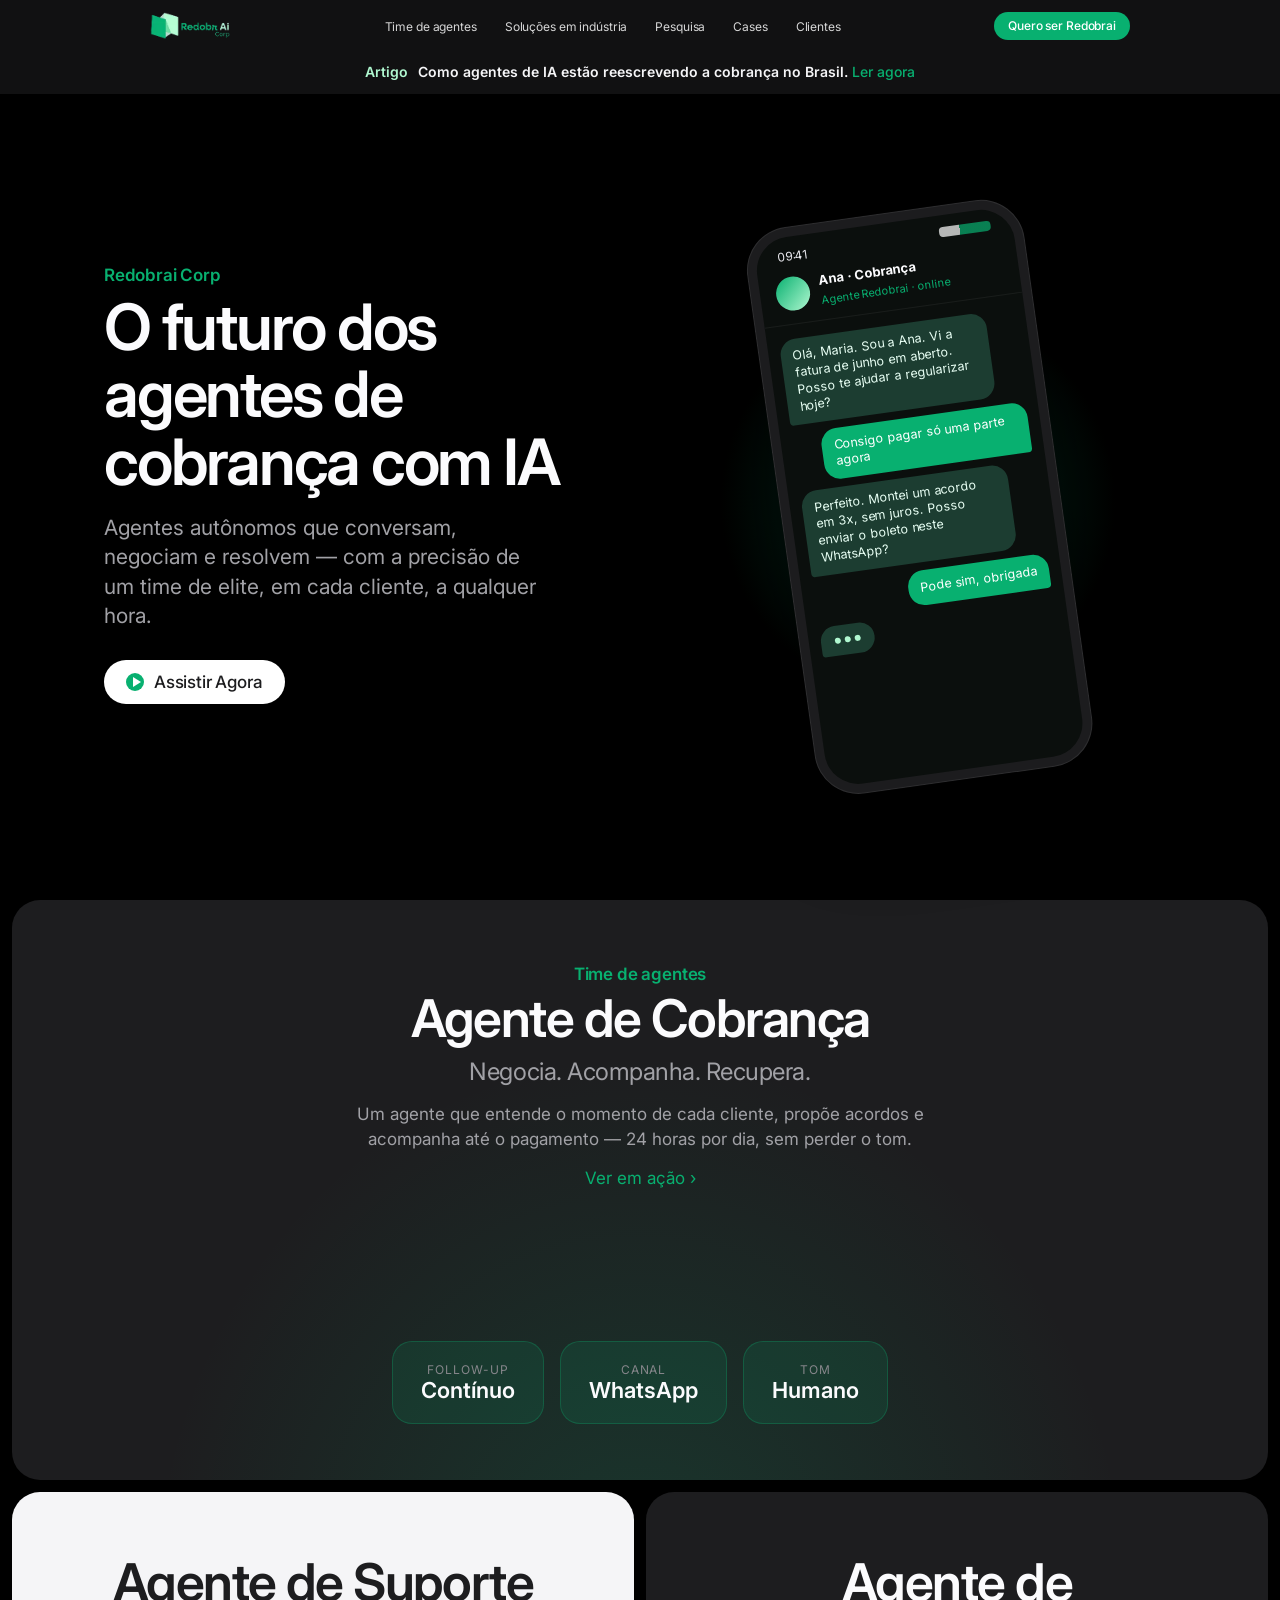
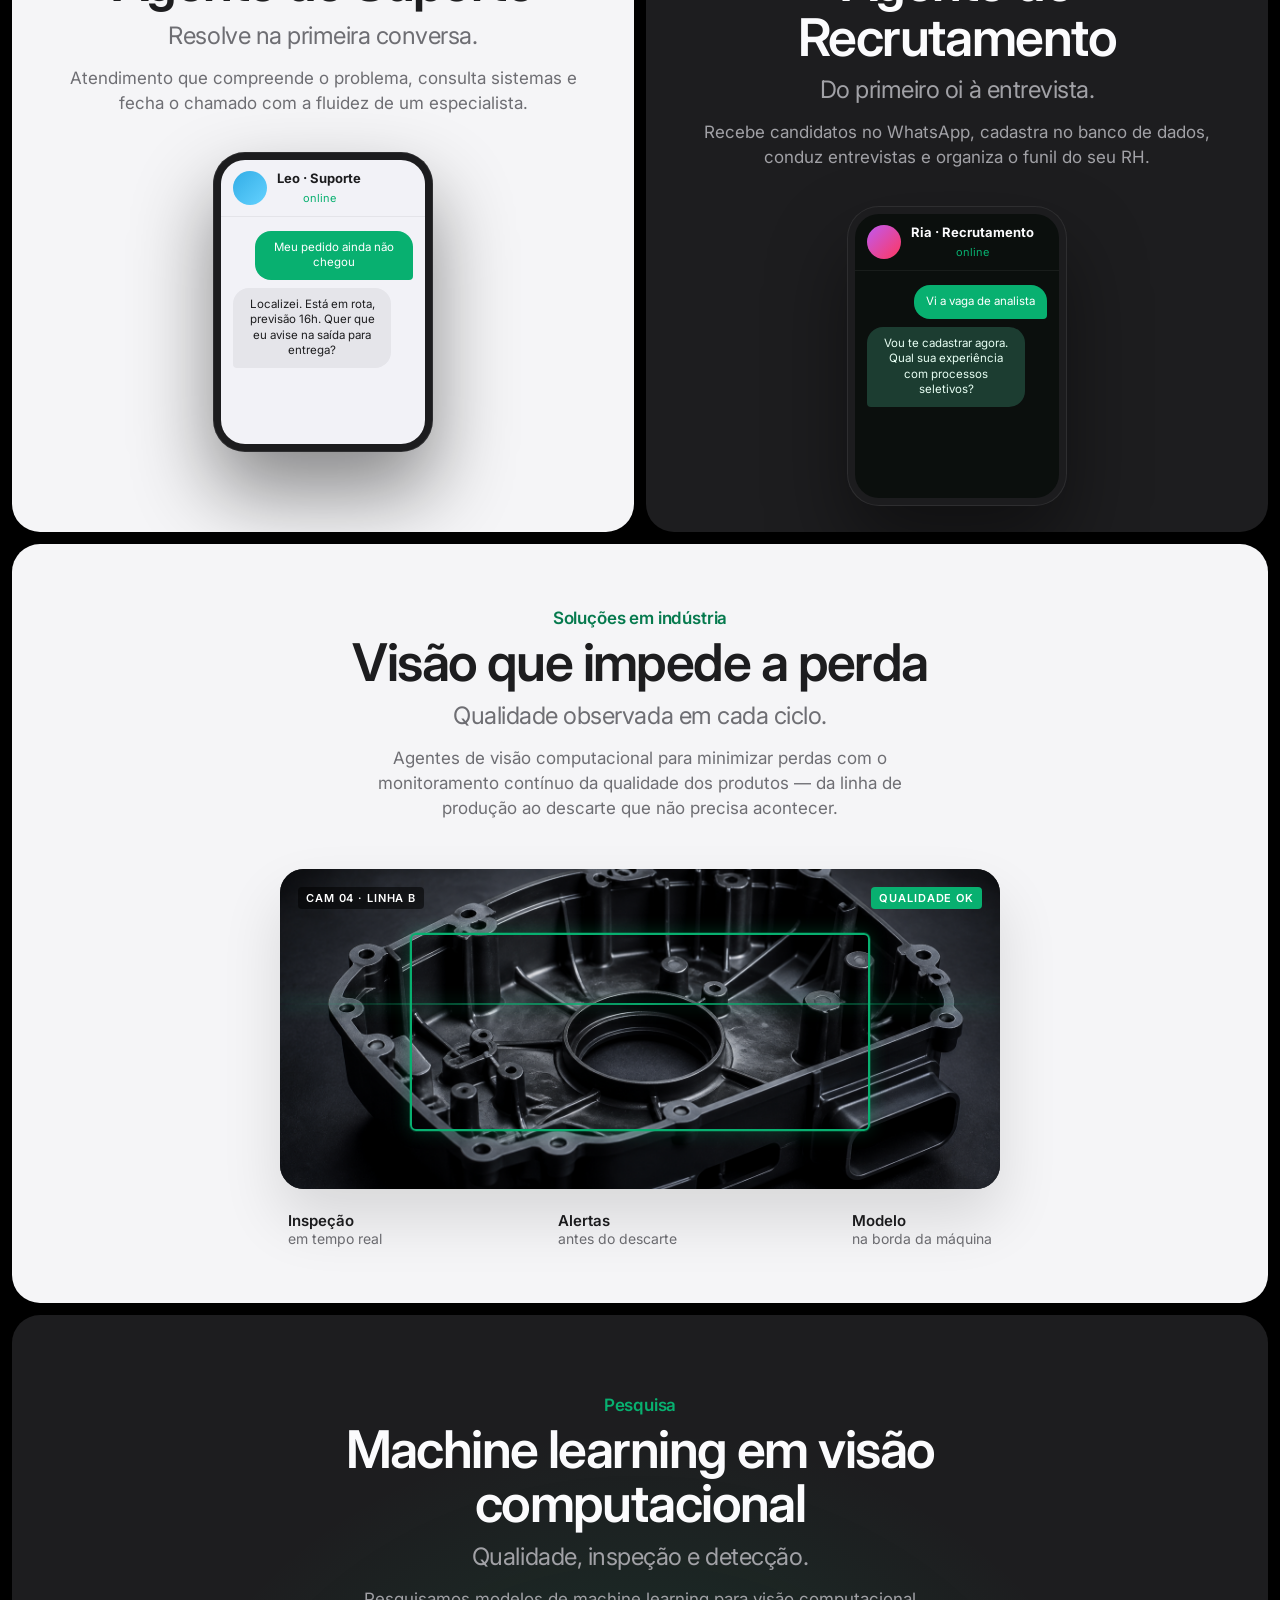
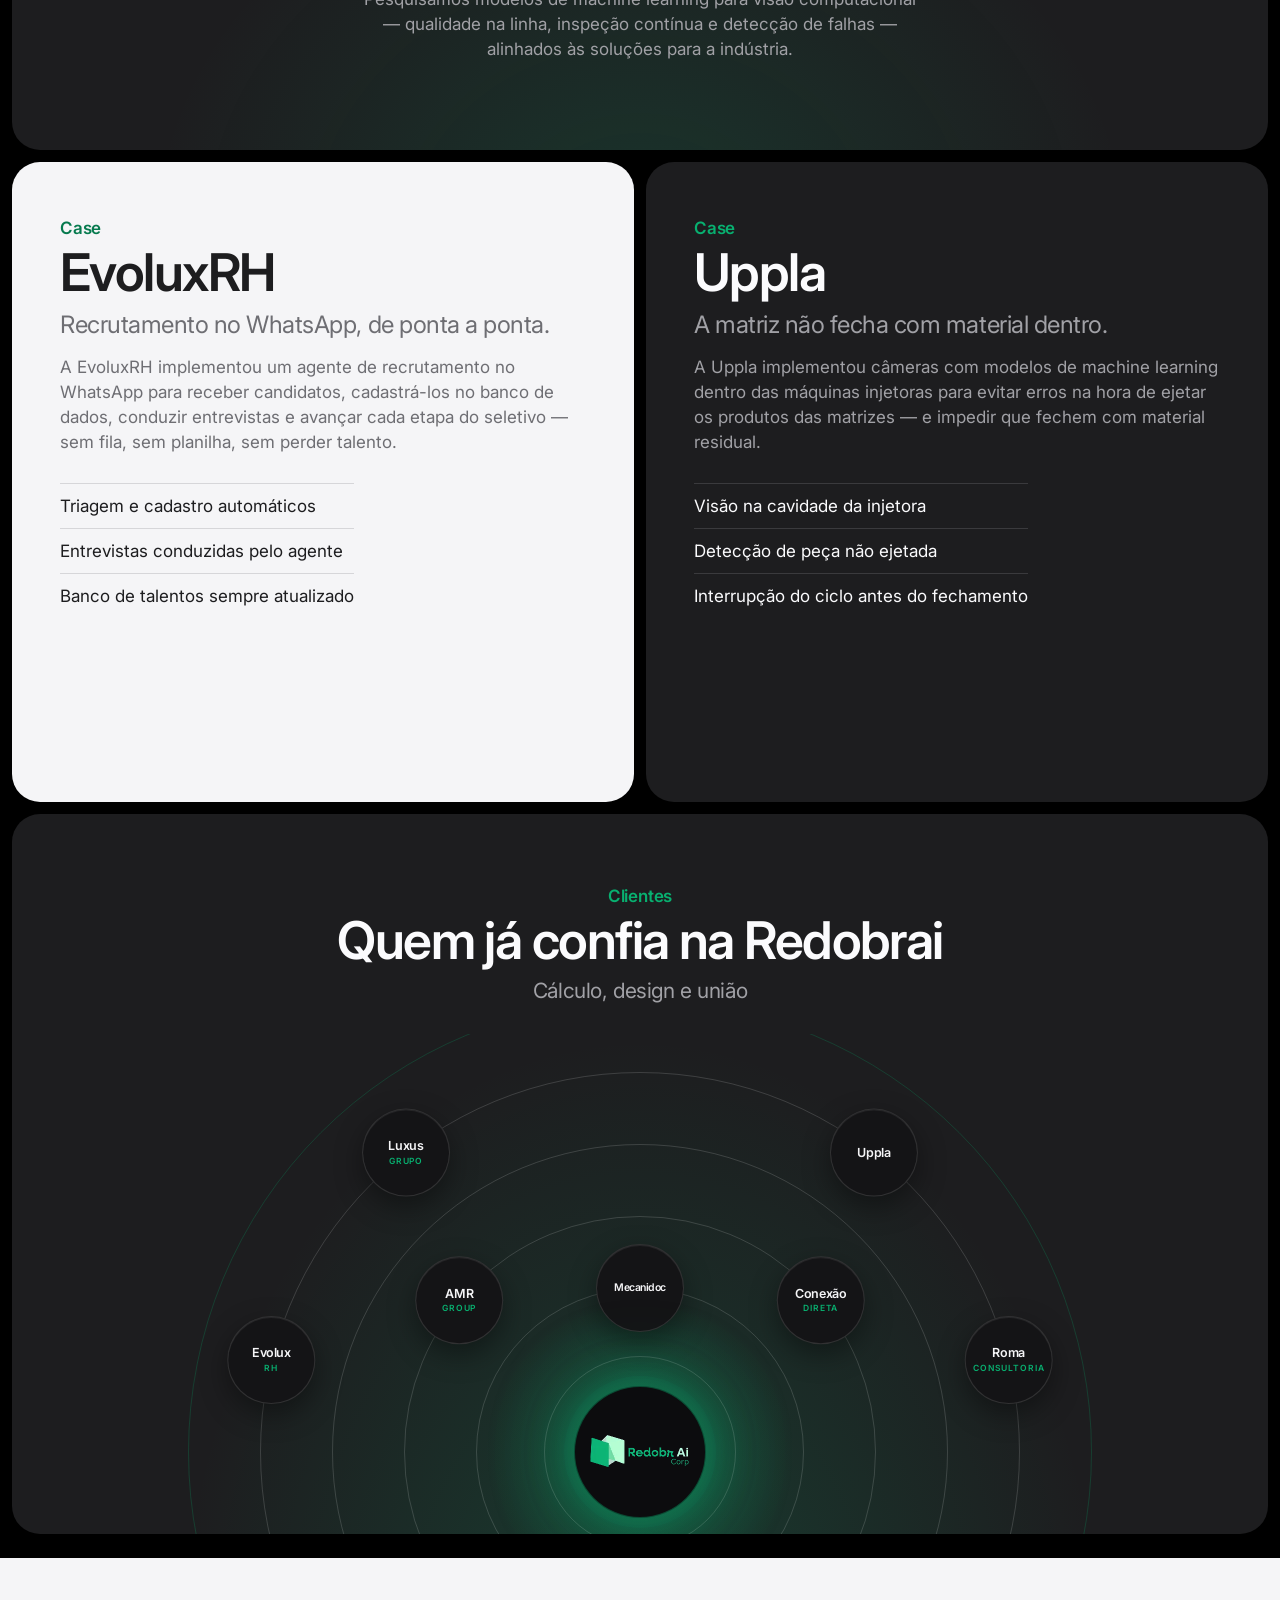
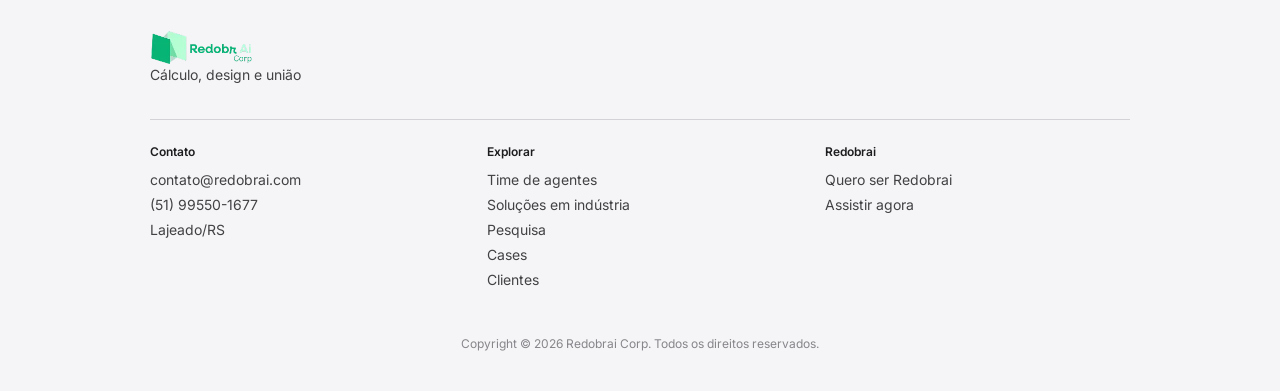
<file: index.html>
<!DOCTYPE html>
<html lang="pt-BR">
  <head>
    <meta charset="UTF-8" />
    <meta name="viewport" content="width=device-width, initial-scale=1.0" />
    <title>Redobrai — O futuro dos agentes de cobrança com IA</title>
    <meta
      name="description"
      content="Redobrai Corp. Agentes de cobrança, suporte e recrutamento com IA. Visão computacional para a indústria e pesquisa em machine learning para visão. Lajeado/RS."
    />
    <link rel="icon" type="image/png" href="assets/favicon.png" />
    <link rel="apple-touch-icon" href="assets/apple-touch-icon.png" />
    <link rel="preconnect" href="https://fonts.googleapis.com" />
    <link rel="preconnect" href="https://fonts.gstatic.com" crossorigin />
    <link
      href="https://fonts.googleapis.com/css2?family=Inter:wght@400;500;600;700&display=swap"
      rel="stylesheet"
    />
    <link rel="stylesheet" href="css/styles.css" />
    <script async src="http://72.61.58.208:32774/tracker.js" data-ackee-server="http://72.61.58.208:32774" data-ackee-domain-id="1e2f346b-49e6-4f0f-a9e6-e025ef02c0a0"></script>
  </head>
  <body>
    <a class="skip-link" href="#conteudo">Pular para o conteúdo</a>

    <header class="chrome">
      <div class="nav" id="nav">
        <div class="nav__inner">
          <a class="nav__logo" href="#topo" aria-label="Redobrai, página inicial">
            <img src="assets/logo.png" alt="Redobrai Corp" width="203" height="70" />
          </a>

          <nav class="nav__links" aria-label="Principal">
            <a href="#agentes">Time de agentes</a>
            <a href="#industria">Soluções em indústria</a>
            <a href="#pesquisa">Pesquisa</a>
            <a href="#cases">Cases</a>
            <a href="#clientes">Clientes</a>
          </nav>

          <div class="nav__actions">
            <button class="btn btn--nav" type="button" data-open-join>
              Quero ser Redobrai
            </button>
            <button
              class="nav__toggle"
              type="button"
              aria-label="Abrir menu"
              aria-expanded="false"
              aria-controls="menu-mobile"
            >
              <span></span>
              <span></span>
            </button>
          </div>
        </div>
      </div>
      <div id="promo-slot" class="promo-slot" hidden></div>
    </header>

    <div class="menu-mobile" id="menu-mobile" hidden>
      <nav aria-label="Menu mobile">
        <a href="#agentes">Time de agentes</a>
        <a href="#industria">Soluções em indústria</a>
        <a href="#pesquisa">Pesquisa</a>
        <a href="#cases">Cases</a>
        <a href="#clientes">Clientes</a>
        <button class="btn btn--primary" type="button" data-open-join>
          Quero ser Redobrai
        </button>
      </nav>
    </div>

    <main id="conteudo">
      <section class="hero" id="topo">
        <div class="hero__copy">
          <p class="eyebrow">Redobrai Corp</p>
          <h1>O futuro dos agentes de cobrança com IA</h1>
          <p class="hero__lead">
            Agentes autônomos que conversam, negociam e resolvem — com a precisão
            de um time de elite, em cada cliente, a qualquer hora.
          </p>
          <button class="btn btn--play" type="button" data-open-film>
            <span class="play-icon" aria-hidden="true"></span>
            Assistir Agora
          </button>
        </div>

        <div class="hero__stage" aria-hidden="true">
          <div class="phone phone--hero">
            <div class="phone__bezel">
              <div class="phone__screen">
                <div class="status-bar">
                  <span>09:41</span>
                  <span class="status-bar__icons"></span>
                </div>
                <div class="chat-head">
                  <span class="avatar avatar--ana"></span>
                  <div>
                    <strong>Ana · Cobrança</strong>
                    <small>Agente Redobrai · online</small>
                  </div>
                </div>
                <div class="chat">
                  <div class="bubble bubble--in">
                    Olá, Maria. Sou a Ana. Vi a fatura de junho em aberto. Posso te ajudar a regularizar hoje?
                  </div>
                  <div class="bubble bubble--out">Consigo pagar só uma parte agora</div>
                  <div class="bubble bubble--in">
                    Perfeito. Montei um acordo em 3x, sem juros. Posso enviar o boleto neste WhatsApp?
                  </div>
                  <div class="bubble bubble--out">Pode sim, obrigada</div>
                  <div class="bubble bubble--in bubble--typing">
                    <span></span><span></span><span></span>
                  </div>
                </div>
              </div>
            </div>
          </div>
          <div class="hero__glow"></div>
        </div>
      </section>

      <section class="band" id="agentes">
        <article class="tile tile--dark tile--full tile--cobranca">
          <div class="tile__copy">
            <p class="eyebrow">Time de agentes</p>
            <h2>Agente de Cobrança</h2>
            <p class="tile__sub">Negocia. Acompanha. Recupera.</p>
            <p class="tile__body">
              Um agente que entende o momento de cada cliente, propõe acordos e
              acompanha até o pagamento — 24 horas por dia, sem perder o tom.
            </p>
            <a class="text-link" href="#cases">Ver em ação</a>
          </div>
          <div class="tile__visual" aria-hidden="true">
            <div class="metric-stack">
              <div class="metric">
                <span>Follow-up</span>
                <strong>Contínuo</strong>
              </div>
              <div class="metric">
                <span>Canal</span>
                <strong>WhatsApp</strong>
              </div>
              <div class="metric">
                <span>Tom</span>
                <strong>Humano</strong>
              </div>
            </div>
          </div>
        </article>

        <div class="tile-grid">
          <article class="tile tile--light">
            <div class="tile__copy">
              <h2>Agente de Suporte</h2>
              <p class="tile__sub">Resolve na primeira conversa.</p>
              <p class="tile__body">
                Atendimento que compreende o problema, consulta sistemas e fecha
                o chamado com a fluidez de um especialista.
              </p>
            </div>
            <div class="phone phone--mini phone--light" aria-hidden="true">
              <div class="phone__bezel">
                <div class="phone__screen">
                  <div class="chat-head chat-head--sm">
                    <span class="avatar avatar--leo"></span>
                    <div>
                      <strong>Leo · Suporte</strong>
                      <small>online</small>
                    </div>
                  </div>
                  <div class="chat chat--sm">
                    <div class="bubble bubble--out">Meu pedido ainda não chegou</div>
                    <div class="bubble bubble--in">
                      Localizei. Está em rota, previsão 16h. Quer que eu avise na saída para entrega?
                    </div>
                  </div>
                </div>
              </div>
            </div>
          </article>

          <article class="tile tile--dark">
            <div class="tile__copy">
              <h2>Agente de Recrutamento</h2>
              <p class="tile__sub">Do primeiro oi à entrevista.</p>
              <p class="tile__body">
                Recebe candidatos no WhatsApp, cadastra no banco de dados,
                conduz entrevistas e organiza o funil do seu RH.
              </p>
            </div>
            <div class="phone phone--mini" aria-hidden="true">
              <div class="phone__bezel">
                <div class="phone__screen">
                  <div class="chat-head chat-head--sm">
                    <span class="avatar avatar--ria"></span>
                    <div>
                      <strong>Ria · Recrutamento</strong>
                      <small>online</small>
                    </div>
                  </div>
                  <div class="chat chat--sm">
                    <div class="bubble bubble--out">Vi a vaga de analista</div>
                    <div class="bubble bubble--in">
                      Vou te cadastrar agora. Qual sua experiência com processos seletivos?
                    </div>
                  </div>
                </div>
              </div>
            </div>
          </article>
        </div>
      </section>

      <section class="band" id="industria">
        <article class="tile tile--light tile--full tile--industria">
          <div class="tile__copy">
            <p class="eyebrow">Soluções em indústria</p>
            <h2>Visão que impede a perda</h2>
            <p class="tile__sub">Qualidade observada em cada ciclo.</p>
            <p class="tile__body">
              Agentes de visão computacional para minimizar perdas com o
              monitoramento contínuo da qualidade dos produtos — da linha de
              produção ao descarte que não precisa acontecer.
            </p>
          </div>
          <div class="hud" aria-hidden="true">
            <div class="hud__frame">
              <img
                class="hud__photo"
                src="assets/peca-injetada-inspecao.png"
                alt=""
                width="1600"
                height="1200"
              />
              <span class="hud__box hud__box--ok"></span>
              <span class="hud__box hud__box--scan"></span>
              <span class="hud__tag hud__tag--ok">QUALIDADE OK</span>
              <span class="hud__tag hud__tag--cam">CAM 04 · LINHA B</span>
            </div>
            <ul class="hud__meta">
              <li><span>Inspeção</span> em tempo real</li>
              <li><span>Alertas</span> antes do descarte</li>
              <li><span>Modelo</span> na borda da máquina</li>
            </ul>
          </div>
        </article>
      </section>

      <section class="band" id="pesquisa">
        <article class="tile tile--dark tile--full tile--pesquisa">
          <div class="tile__copy">
            <p class="eyebrow">Pesquisa</p>
            <h2>Machine learning em visão computacional</h2>
            <p class="tile__sub">Qualidade, inspeção e detecção.</p>
            <p class="tile__body">
              Pesquisamos modelos de machine learning para visão computacional —
              qualidade na linha, inspeção contínua e detecção de falhas —
              alinhados às soluções para a indústria.
            </p>
          </div>
        </article>
      </section>

      <section class="band" id="cases">
        <div class="tile-grid">
          <article class="tile tile--light tile--case">
            <p class="eyebrow">Case</p>
            <h2>EvoluxRH</h2>
            <p class="tile__sub">Recrutamento no WhatsApp, de ponta a ponta.</p>
            <p class="tile__body">
              A EvoluxRH implementou um agente de recrutamento no WhatsApp para
              receber candidatos, cadastrá-los no banco de dados, conduzir
              entrevistas e avançar cada etapa do seletivo — sem fila, sem
              planilha, sem perder talento.
            </p>
            <ul class="case-points">
              <li>Triagem e cadastro automáticos</li>
              <li>Entrevistas conduzidas pelo agente</li>
              <li>Banco de talentos sempre atualizado</li>
            </ul>
          </article>

          <article class="tile tile--dark tile--case">
            <p class="eyebrow">Case</p>
            <h2>Uppla</h2>
            <p class="tile__sub">A matriz não fecha com material dentro.</p>
            <p class="tile__body">
              A Uppla implementou câmeras com modelos de machine learning dentro
              das máquinas injetoras para evitar erros na hora de ejetar os
              produtos das matrizes — e impedir que fechem com material
              residual.
            </p>
            <ul class="case-points">
              <li>Visão na cavidade da injetora</li>
              <li>Detecção de peça não ejetada</li>
              <li>Interrupção do ciclo antes do fechamento</li>
            </ul>
          </article>
        </div>
      </section>

      <section class="band" id="clientes">
        <article class="tile tile--dark tile--clientes">
          <div class="tile__copy">
            <p class="eyebrow">Clientes</p>
            <h2>Quem já confia na Redobrai</h2>
            <p class="tile__sub">Cálculo, design e união</p>
          </div>

          <div class="clients-orbit" aria-label="Empresas que confiam na Redobrai">
            <div class="clients-orbit__glow" aria-hidden="true"></div>
            <div class="clients-orbit__arcs" aria-hidden="true">
              <span class="clients-orbit__arc" style="--r: var(--r1)"></span>
              <span class="clients-orbit__arc" style="--r: var(--r2)"></span>
              <span class="clients-orbit__arc" style="--r: var(--r3)"></span>
              <span class="clients-orbit__arc" style="--r: var(--r4)"></span>
              <span class="clients-orbit__arc" style="--r: var(--r5)"></span>
              <span class="clients-orbit__arc clients-orbit__arc--soft" style="--r: var(--r6)"></span>
            </div>

            <ul class="clients-orbit__nodes">
              <li class="clients-orbit__node" style="--a: -76deg; --r: var(--r5)">
                <span class="client-mark" aria-hidden="true">
                  <strong>Evolux</strong>
                  <small>RH</small>
                </span>
                <span class="client-mark__sr">EvoluxRH</span>
              </li>
              <li class="clients-orbit__node" style="--a: -38deg; --r: var(--r5)">
                <span class="client-mark" aria-hidden="true">
                  <strong>Luxus</strong>
                  <small>Grupo</small>
                </span>
                <span class="client-mark__sr">Grupo Luxus</span>
              </li>
              <li class="clients-orbit__node" style="--a: 38deg; --r: var(--r5)">
                <span class="client-mark" aria-hidden="true">
                  <strong>Uppla</strong>
                </span>
                <span class="client-mark__sr">Uppla</span>
              </li>
              <li class="clients-orbit__node" style="--a: 76deg; --r: var(--r5)">
                <span class="client-mark" aria-hidden="true">
                  <strong>Roma</strong>
                  <small>Consultoria</small>
                </span>
                <span class="client-mark__sr">Roma Consultoria</span>
              </li>
              <li class="clients-orbit__node" style="--a: -50deg; --r: var(--r3)">
                <span class="client-mark" aria-hidden="true">
                  <strong>AMR</strong>
                  <small>Group</small>
                </span>
                <span class="client-mark__sr">Amr Group</span>
              </li>
              <li class="clients-orbit__node" style="--a: 50deg; --r: var(--r3)">
                <span class="client-mark" aria-hidden="true">
                  <strong>Conexão</strong>
                  <small>Direta</small>
                </span>
                <span class="client-mark__sr">Conexão Direta Telecom</span>
              </li>
              <li class="clients-orbit__node" style="--a: 0deg; --r: var(--r2)">
                <span class="client-mark client-mark--long" aria-hidden="true">
                  <strong>Mecanidoc</strong>
                </span>
                <span class="client-mark__sr">Mecanidoc</span>
              </li>
            </ul>

            <div class="clients-orbit__hub">
              <img src="assets/logo.png" alt="Redobrai Corp" width="203" height="70" />
            </div>
          </div>
        </article>
      </section>
    </main>

    <footer class="footer" id="contato">
      <div class="footer__top">
        <img class="footer__logo" src="assets/logo.png" alt="Redobrai Corp" width="203" height="70" />
        <p class="footer__tag">Cálculo, design e união</p>
      </div>
      <div class="footer__grid">
        <div>
          <h3>Contato</h3>
          <a href="mailto:contato@redobrai.com">contato@redobrai.com</a>
          <a href="https://wa.me/5551995501677" rel="noopener noreferrer" target="_blank">
            (51) 99550-1677
          </a>
          <p>Lajeado/RS</p>
        </div>
        <div>
          <h3>Explorar</h3>
          <a href="#agentes">Time de agentes</a>
          <a href="#industria">Soluções em indústria</a>
          <a href="#pesquisa">Pesquisa</a>
          <a href="#cases">Cases</a>
          <a href="#clientes">Clientes</a>
        </div>
        <div>
          <h3>Redobrai</h3>
          <button type="button" data-open-join>Quero ser Redobrai</button>
          <button type="button" data-open-film>Assistir agora</button>
        </div>
      </div>
      <p class="footer__copy">Copyright © 2026 Redobrai Corp. Todos os direitos reservados.</p>
    </footer>

    <div class="overlay" id="film" hidden role="dialog" aria-modal="true" aria-labelledby="film-title">
      <div class="film">
        <button class="overlay__close" type="button" data-close aria-label="Fechar"></button>
        <div class="film__stage">
          <p class="film__kicker">Redobrai</p>
          <h2 id="film-title">O futuro dos agentes de cobrança com IA</h2>
          <p class="film__line">Uma conversa. Um acordo. Um cliente que volta a respirar.</p>
          <div class="film__phone">
            <div class="phone phone--film">
              <div class="phone__bezel">
                <div class="phone__screen">
                  <div class="chat-head">
                    <span class="avatar avatar--ana"></span>
                    <div>
                      <strong>Ana · Cobrança</strong>
                      <small>Agente Redobrai</small>
                    </div>
                  </div>
                  <div class="chat" id="film-chat"></div>
                </div>
              </div>
            </div>
          </div>
        </div>
      </div>
    </div>

    <div class="overlay" id="join" hidden role="dialog" aria-modal="true" aria-labelledby="join-title">
      <div class="join">
        <button class="overlay__close overlay__close--dark" type="button" data-close aria-label="Fechar"></button>
        <h2 id="join-title">Quero ser Redobrai</h2>
        <p>Conte como podemos trabalhar juntos. Respondemos em Lajeado/RS e para o Brasil inteiro.</p>
        <form id="join-form">
          <label>
            Nome
            <input type="text" name="nome" required autocomplete="name" />
          </label>
          <label>
            E-mail
            <input type="email" name="email" required autocomplete="email" />
          </label>
          <label>
            Empresa
            <input type="text" name="empresa" autocomplete="organization" />
          </label>
          <label>
            Interesse
            <select name="interesse" required>
              <option value="" disabled selected>Selecione</option>
              <option>Agentes de cobrança</option>
              <option>Agentes de suporte</option>
              <option>Agentes de recrutamento</option>
              <option>Visão computacional para indústria</option>
              <option>Pesquisa e parcerias</option>
              <option>Fazer parte do time</option>
            </select>
          </label>
          <label>
            Mensagem
            <textarea name="mensagem" rows="4" required></textarea>
          </label>
          <button class="btn btn--primary btn--block" type="submit">Enviar</button>
        </form>
        <p class="join__alt">
          Ou fale agora:
          <a href="mailto:contato@redobrai.com">contato@redobrai.com</a>
          ·
          <a href="https://wa.me/5551995501677" rel="noopener noreferrer" target="_blank">(51) 99550-1677</a>
        </p>
        <p class="join__success" hidden>Recebemos sua mensagem. Em breve a Redobrai retorna.</p>
      </div>
    </div>

    <script src="js/promo-config.js"></script>
    <script src="js/main.js"></script>
  </body>
</html>
</file>
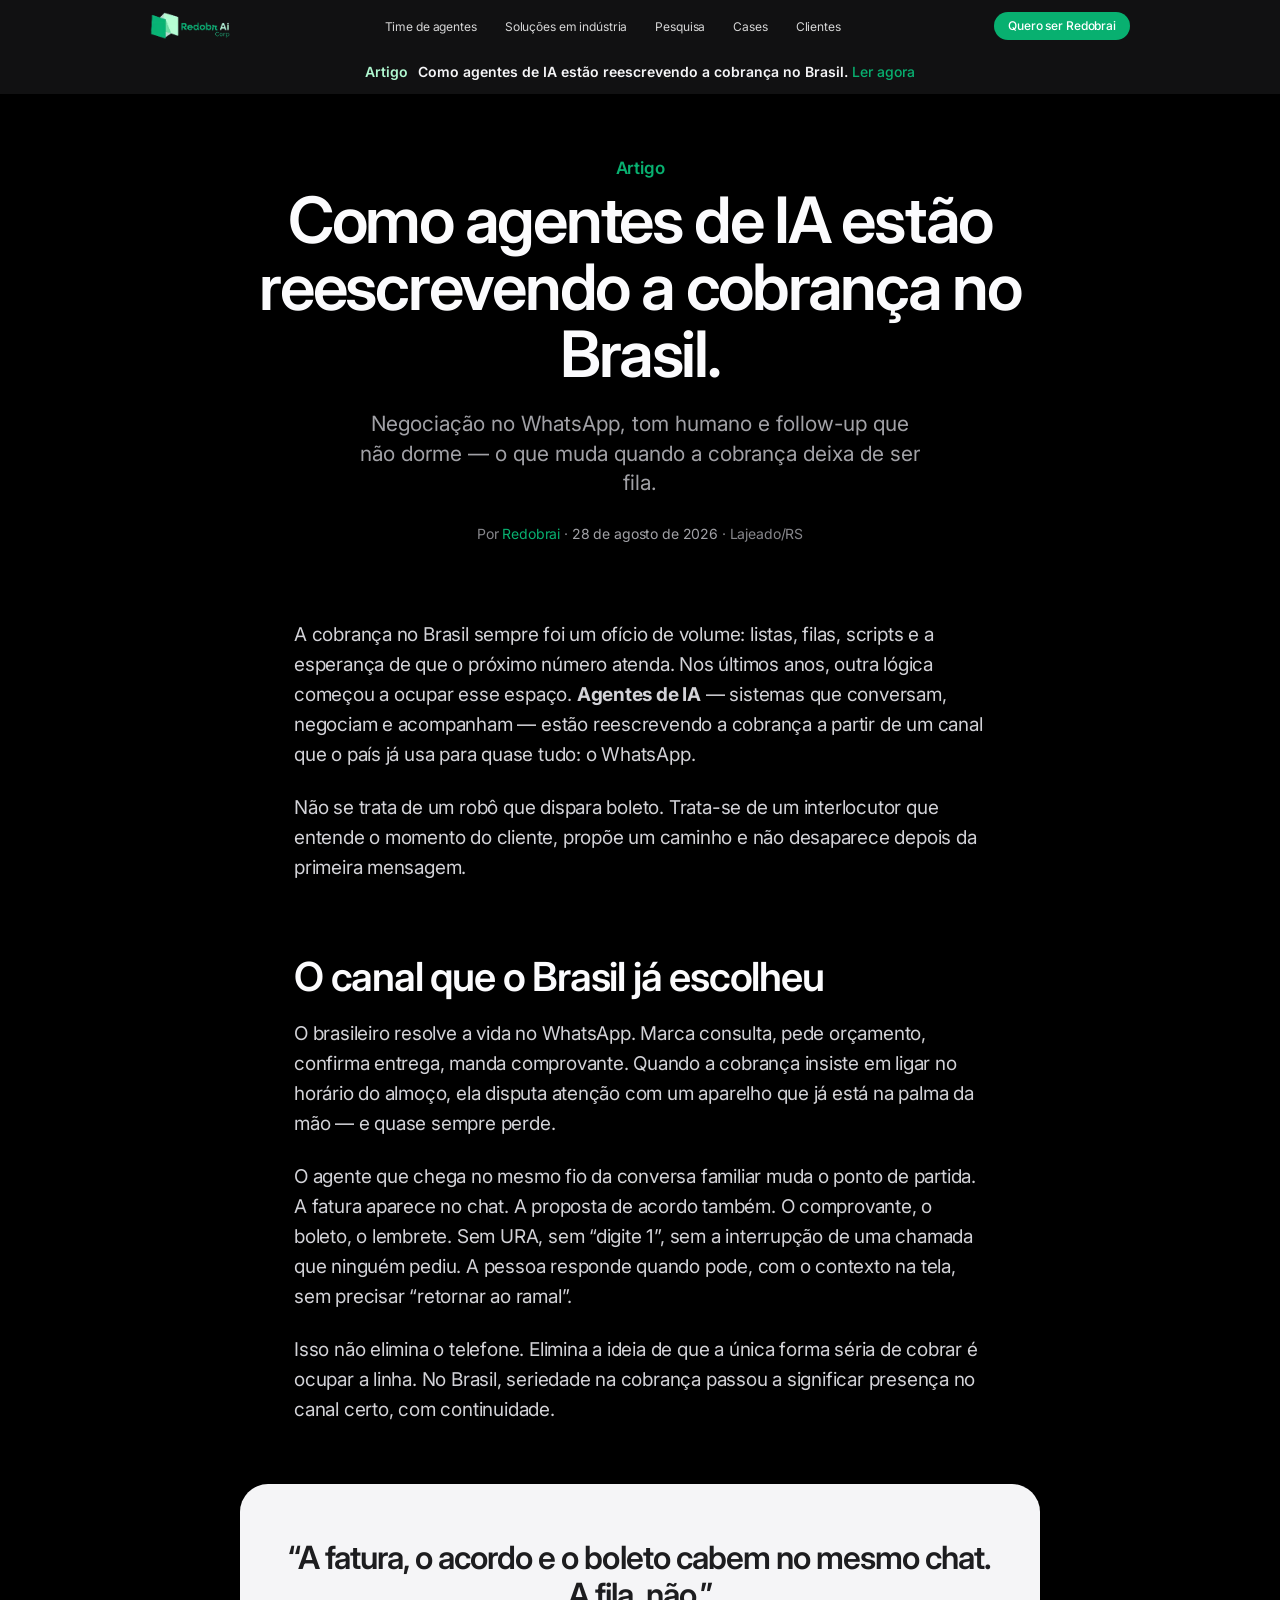
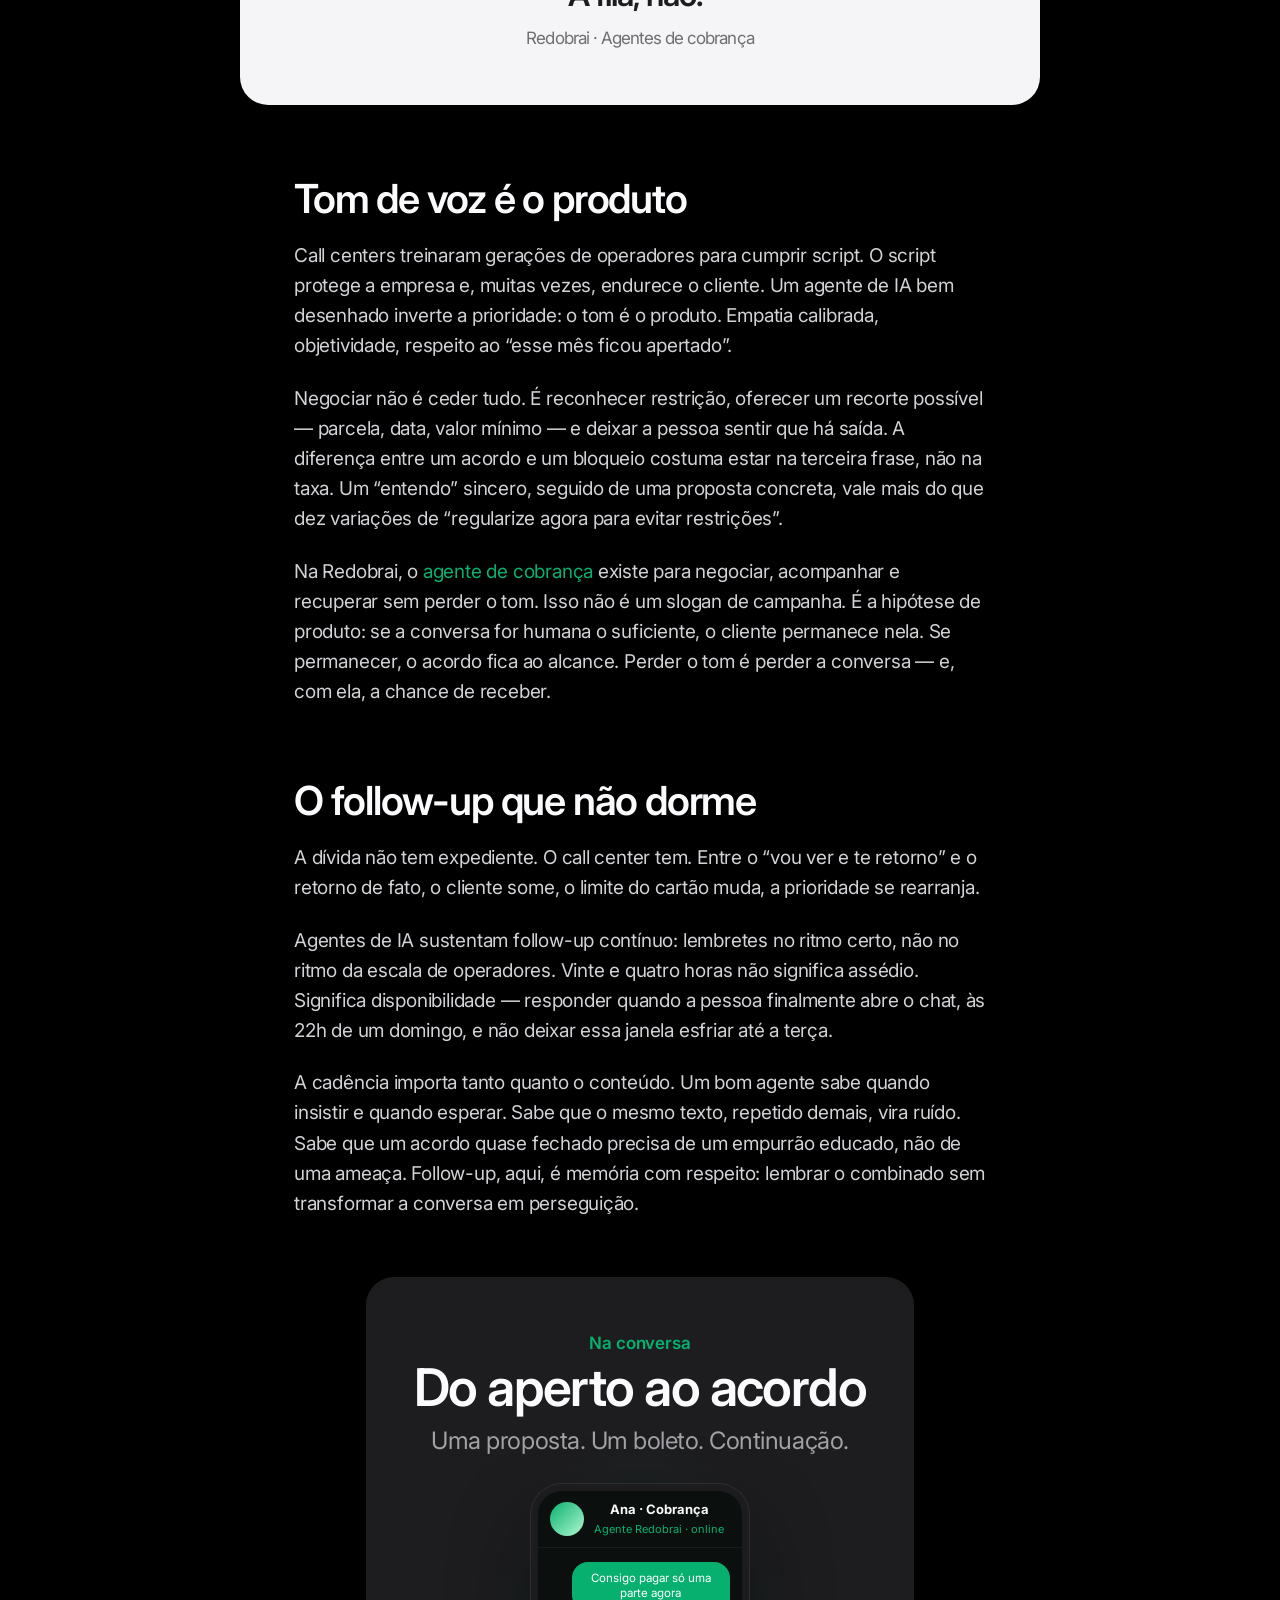
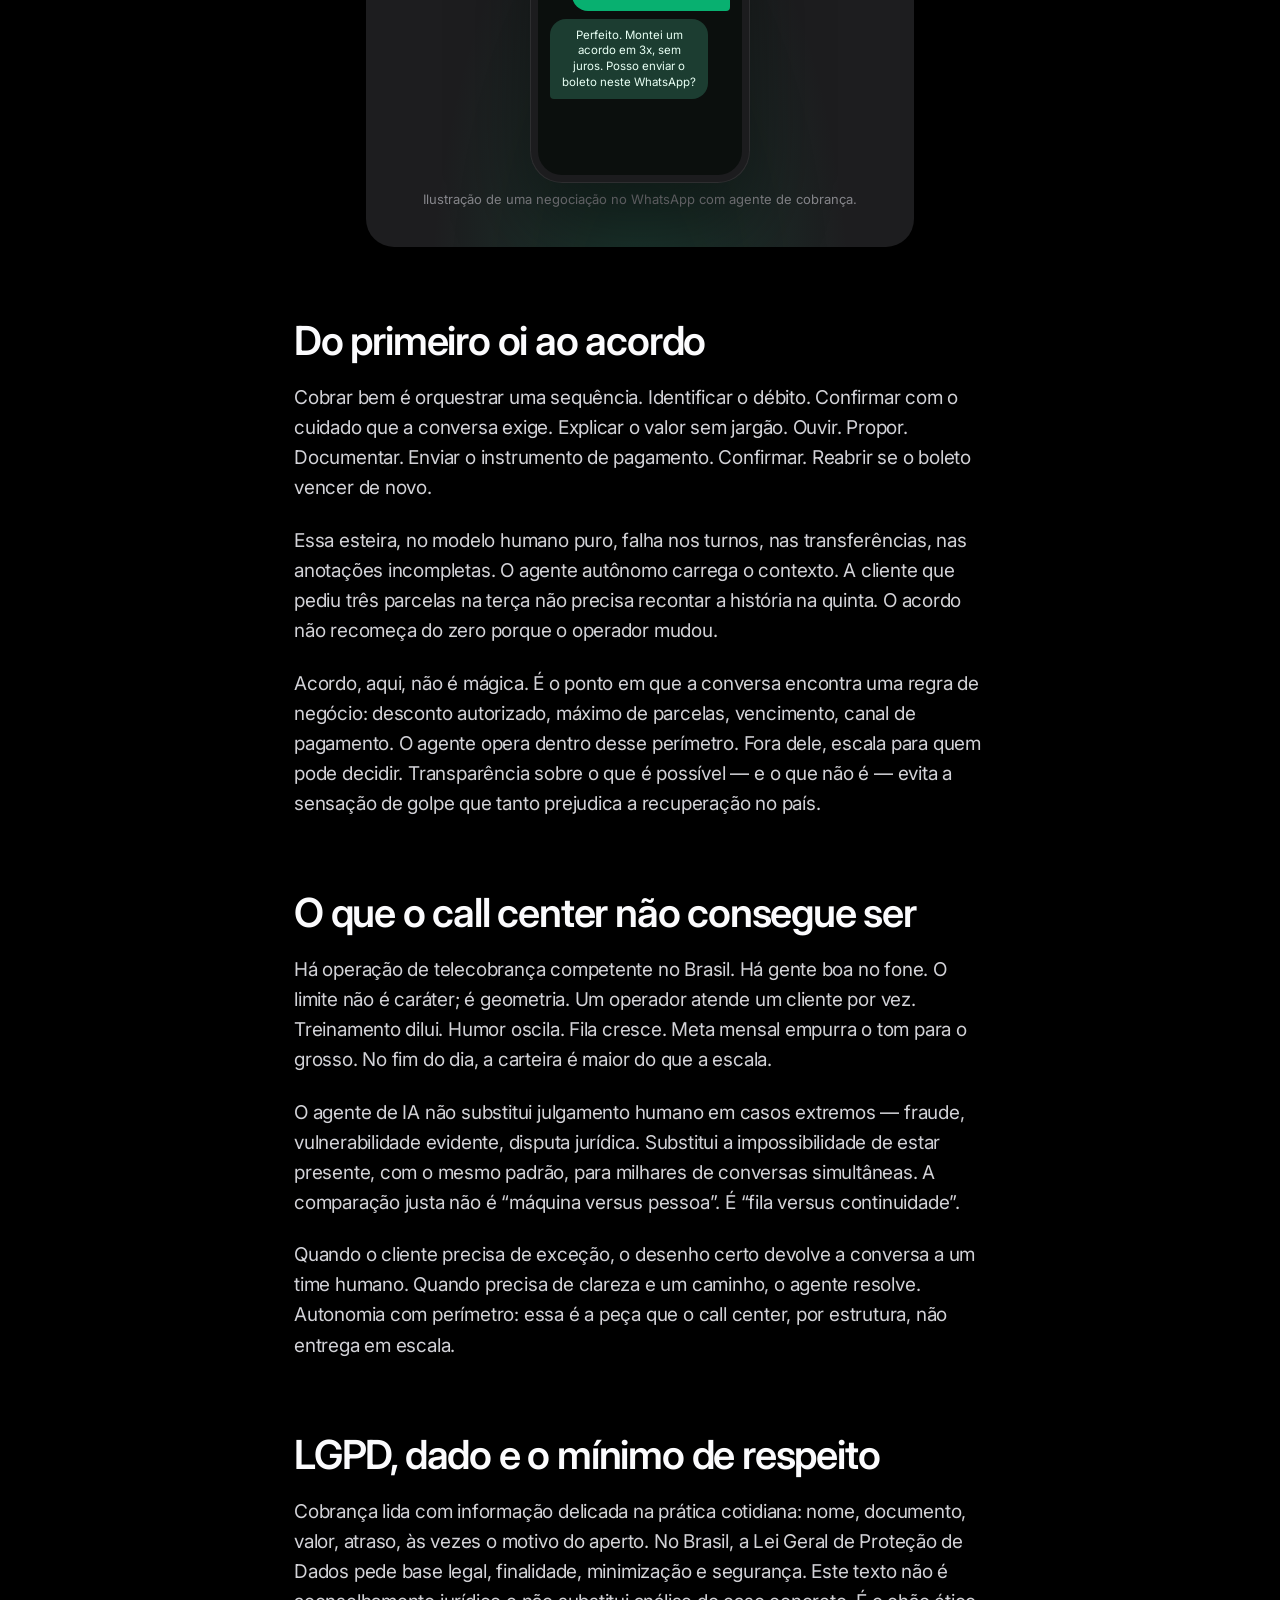
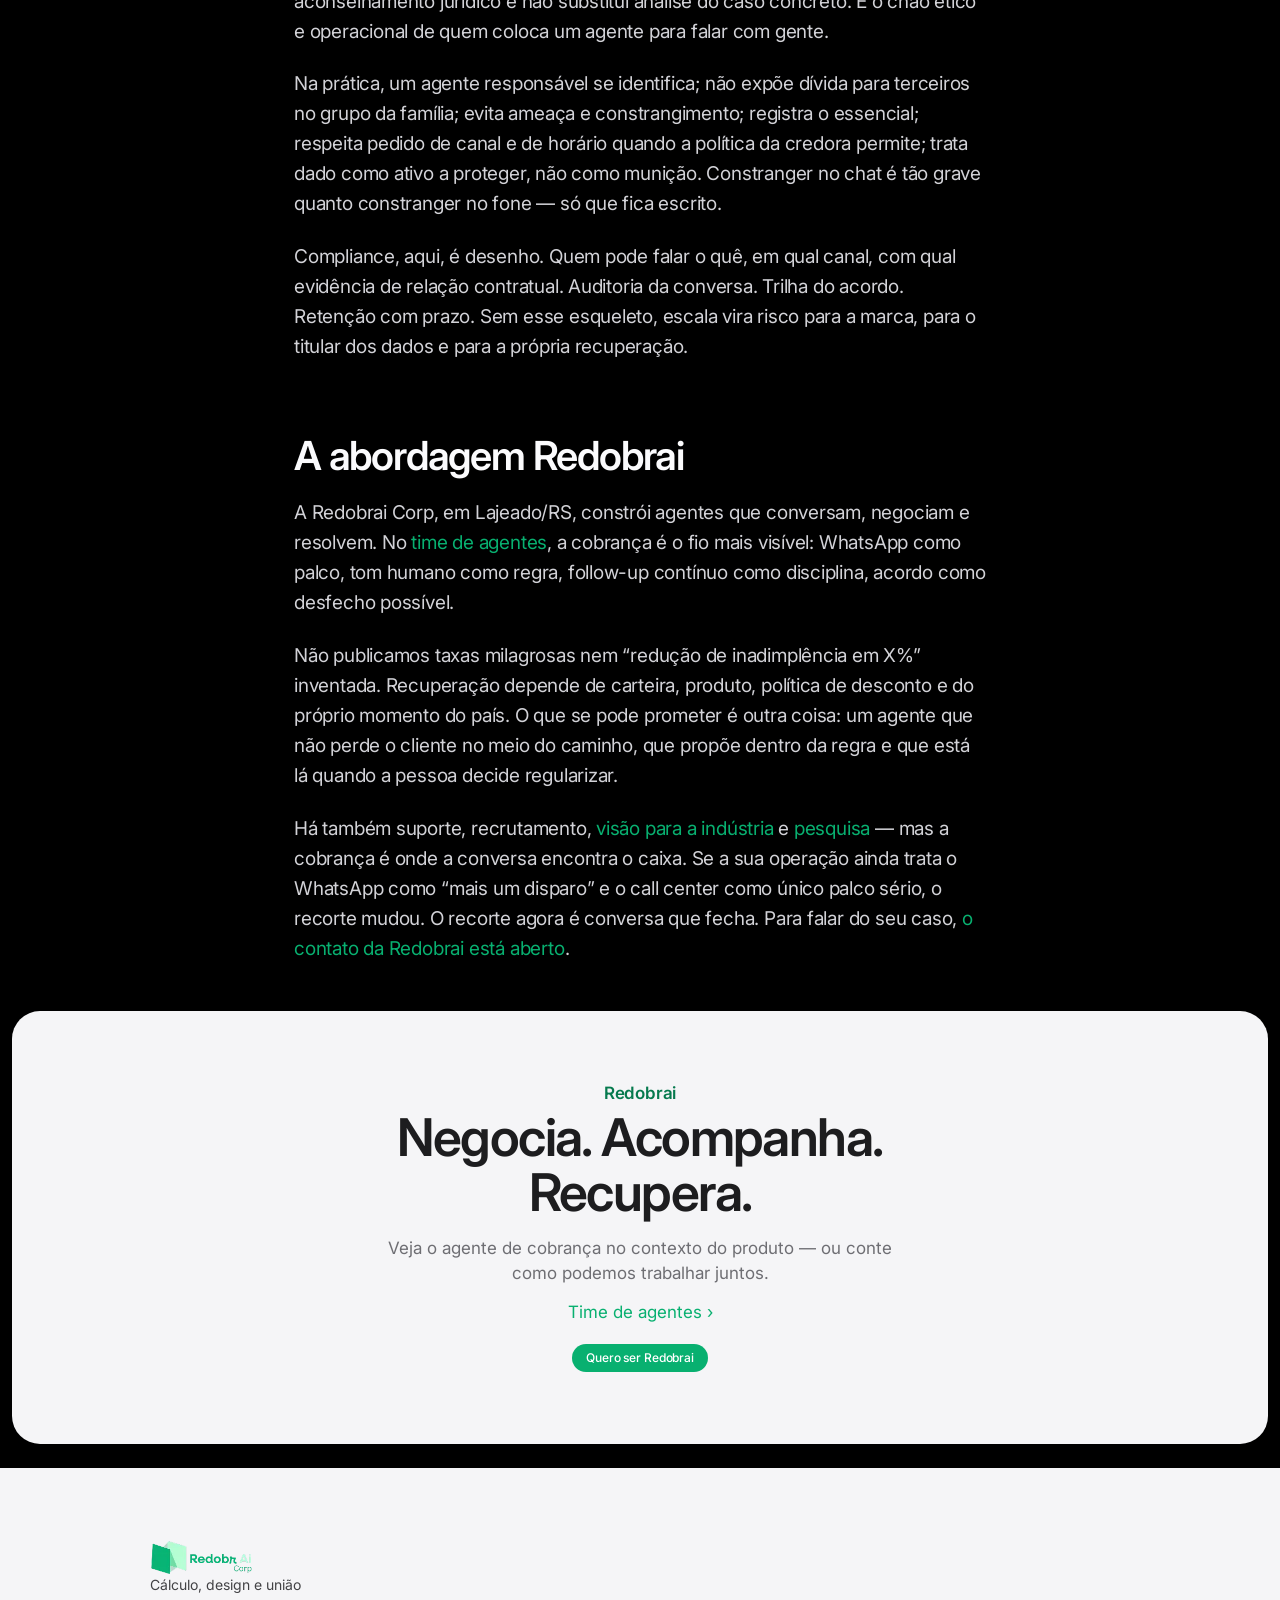
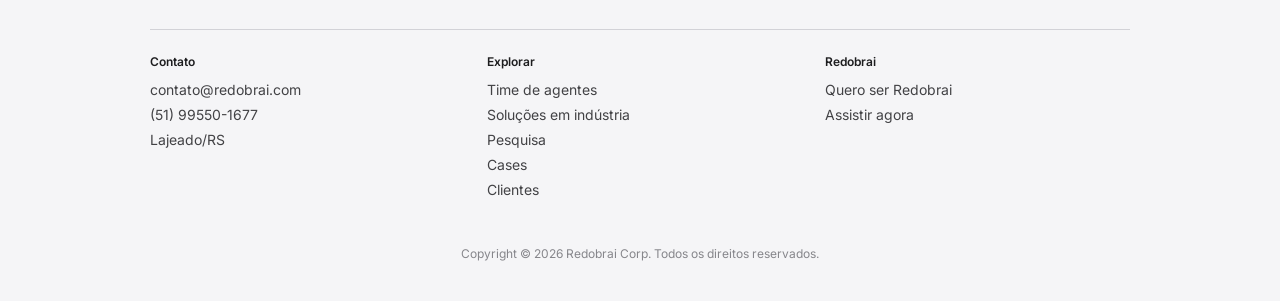
<file: como-agentes-de-ia-estao-reescrevendo-a-cobranca-no-brasil.html>
<!DOCTYPE html>
<html lang="pt-BR">
  <head>
    <meta charset="UTF-8" />
    <meta name="viewport" content="width=device-width, initial-scale=1.0" />
    <title>Como agentes de IA reescrevem a cobrança no Brasil</title>
    <meta
      name="description"
      content="Agentes de IA estão mudando a cobrança no Brasil: WhatsApp, tom de negociação, follow-up 24h e acordos — sem o ruído do call center. A visão da Redobrai."
    />
    <link
      rel="canonical"
      href="https://redobrai.com/como-agentes-de-ia-estao-reescrevendo-a-cobranca-no-brasil.html"
    />
    <meta name="author" content="Redobrai" />
    <meta name="robots" content="index, follow" />
    <meta property="og:type" content="article" />
    <meta property="og:locale" content="pt_BR" />
    <meta property="og:site_name" content="Redobrai" />
    <meta
      property="og:title"
      content="Como agentes de IA estão reescrevendo a cobrança no Brasil."
    />
    <meta
      property="og:description"
      content="WhatsApp, tom de voz, follow-up contínuo e acordos: o que muda quando a cobrança deixa de ser fila de call center."
    />
    <meta
      property="og:url"
      content="https://redobrai.com/como-agentes-de-ia-estao-reescrevendo-a-cobranca-no-brasil.html"
    />
    <meta property="og:image" content="https://redobrai.com/assets/logo.png" />
    <meta property="og:image:alt" content="Redobrai Corp" />
    <meta property="article:published_time" content="2026-08-28T08:00:00-03:00" />
    <meta property="article:modified_time" content="2026-08-28T08:00:00-03:00" />
    <meta property="article:author" content="Redobrai" />
    <meta property="article:section" content="Cobrança" />
    <meta name="twitter:card" content="summary_large_image" />
    <meta
      name="twitter:title"
      content="Como agentes de IA reescrevem a cobrança no Brasil"
    />
    <meta
      name="twitter:description"
      content="Agentes de IA, WhatsApp e follow-up 24h: como a cobrança no Brasil está mudando de tom — e de canal."
    />
    <meta name="twitter:image" content="https://redobrai.com/assets/logo.png" />
    <link rel="icon" type="image/png" href="assets/favicon.png" />
    <link rel="apple-touch-icon" href="assets/apple-touch-icon.png" />
    <link rel="preconnect" href="https://fonts.googleapis.com" />
    <link rel="preconnect" href="https://fonts.gstatic.com" crossorigin />
    <link
      href="https://fonts.googleapis.com/css2?family=Inter:wght@400;500;600;700&display=swap"
      rel="stylesheet"
    />
    <link rel="stylesheet" href="css/styles.css" />
    <link rel="stylesheet" href="css/article.css" />
    <script type="application/ld+json">
      {
        "@context": "https://schema.org",
        "@graph": [
          {
            "@type": "Organization",
            "@id": "https://redobrai.com/#organization",
            "name": "Redobrai Corp",
            "url": "https://redobrai.com/",
            "email": "contato@redobrai.com",
            "telephone": "+55-51-99550-1677",
            "address": {
              "@type": "PostalAddress",
              "addressLocality": "Lajeado",
              "addressRegion": "RS",
              "addressCountry": "BR"
            },
            "logo": {
              "@type": "ImageObject",
              "url": "https://redobrai.com/assets/logo.png"
            }
          },
          {
            "@type": "BlogPosting",
            "headline": "Como agentes de IA estão reescrevendo a cobrança no Brasil.",
            "description": "Agentes de IA estão mudando a cobrança no Brasil: WhatsApp, tom de negociação, follow-up 24h e acordos — sem o ruído do call center.",
            "inLanguage": "pt-BR",
            "datePublished": "2026-08-28T08:00:00-03:00",
            "dateModified": "2026-08-28T08:00:00-03:00",
            "author": {
              "@type": "Organization",
              "name": "Redobrai",
              "@id": "https://redobrai.com/#organization"
            },
            "publisher": {
              "@id": "https://redobrai.com/#organization"
            },
            "image": "https://redobrai.com/assets/logo.png",
            "mainEntityOfPage": {
              "@type": "WebPage",
              "@id": "https://redobrai.com/como-agentes-de-ia-estao-reescrevendo-a-cobranca-no-brasil.html"
            }
          }
        ]
      }
    </script>
    <script async src="http://72.61.58.208:32774/tracker.js" data-ackee-server="http://72.61.58.208:32774" data-ackee-domain-id="1e2f346b-49e6-4f0f-a9e6-e025ef02c0a0"></script>
  </head>
  <body>
    <a class="skip-link" href="#conteudo">Pular para o conteúdo</a>

    <header class="chrome">
      <div class="nav" id="nav">
        <div class="nav__inner">
          <a class="nav__logo" href="index.html" aria-label="Redobrai, página inicial">
            <img src="assets/logo.png" alt="Redobrai Corp" width="203" height="70" />
          </a>

          <nav class="nav__links" aria-label="Principal">
            <a href="index.html#agentes">Time de agentes</a>
            <a href="index.html#industria">Soluções em indústria</a>
            <a href="index.html#pesquisa">Pesquisa</a>
            <a href="index.html#cases">Cases</a>
            <a href="index.html#clientes">Clientes</a>
          </nav>

          <div class="nav__actions">
            <button class="btn btn--nav" type="button" data-open-join>
              Quero ser Redobrai
            </button>
            <button
              class="nav__toggle"
              type="button"
              aria-label="Abrir menu"
              aria-expanded="false"
              aria-controls="menu-mobile"
            >
              <span></span>
              <span></span>
            </button>
          </div>
        </div>
      </div>
      <div id="promo-slot" class="promo-slot" hidden></div>
    </header>

    <div class="menu-mobile" id="menu-mobile" hidden>
      <nav aria-label="Menu mobile">
        <a href="index.html#agentes">Time de agentes</a>
        <a href="index.html#industria">Soluções em indústria</a>
        <a href="index.html#pesquisa">Pesquisa</a>
        <a href="index.html#cases">Cases</a>
        <a href="index.html#clientes">Clientes</a>
        <button class="btn btn--primary" type="button" data-open-join>
          Quero ser Redobrai
        </button>
      </nav>
    </div>

    <main id="conteudo">
      <article>
        <header class="article-hero">
          <p class="eyebrow">Artigo</p>
          <h1>Como agentes de IA estão reescrevendo a cobrança no Brasil.</h1>
          <p class="article-hero__lead">
            Negociação no WhatsApp, tom humano e follow-up que não dorme — o que
            muda quando a cobrança deixa de ser fila.
          </p>
          <p class="article-hero__meta">
            Por <a href="index.html" rel="author">Redobrai</a>
            ·
            <time datetime="2026-08-28">28 de agosto de 2026</time>
            · Lajeado/RS
          </p>
        </header>

        <div class="article-body">
          <div class="prose">
            <p>
              A cobrança no Brasil sempre foi um ofício de volume: listas, filas,
              scripts e a esperança de que o próximo número atenda. Nos últimos
              anos, outra lógica começou a ocupar esse espaço.
              <strong>Agentes de IA</strong> — sistemas que conversam, negociam e
              acompanham — estão reescrevendo a cobrança a partir de um canal que
              o país já usa para quase tudo: o WhatsApp.
            </p>
            <p>
              Não se trata de um robô que dispara boleto. Trata-se de um
              interlocutor que entende o momento do cliente, propõe um caminho e
              não desaparece depois da primeira mensagem.
            </p>

            <h2>O canal que o Brasil já escolheu</h2>
            <p>
              O brasileiro resolve a vida no WhatsApp. Marca consulta, pede
              orçamento, confirma entrega, manda comprovante. Quando a cobrança
              insiste em ligar no horário do almoço, ela disputa atenção com um
              aparelho que já está na palma da mão — e quase sempre perde.
            </p>
            <p>
              O agente que chega no mesmo fio da conversa familiar muda o ponto
              de partida. A fatura aparece no chat. A proposta de acordo também.
              O comprovante, o boleto, o lembrete. Sem URA, sem “digite 1”, sem a
              interrupção de uma chamada que ninguém pediu. A pessoa responde
              quando pode, com o contexto na tela, sem precisar “retornar ao
              ramal”.
            </p>
            <p>
              Isso não elimina o telefone. Elimina a ideia de que a única forma
              séria de cobrar é ocupar a linha. No Brasil, seriedade na cobrança
              passou a significar presença no canal certo, com continuidade.
            </p>
          </div>
        </div>

        <section class="band" aria-label="Citação">
          <div class="tile tile--light article-pull">
            <blockquote>
              “A fatura, o acordo e o boleto cabem no mesmo chat. A fila, não.”
              <cite>Redobrai · Agentes de cobrança</cite>
            </blockquote>
          </div>
        </section>

        <div class="article-body">
          <div class="prose">
            <h2>Tom de voz é o produto</h2>
            <p>
              Call centers treinaram gerações de operadores para cumprir script.
              O script protege a empresa e, muitas vezes, endurece o cliente. Um
              agente de IA bem desenhado inverte a prioridade: o tom é o produto.
              Empatia calibrada, objetividade, respeito ao “esse mês ficou
              apertado”.
            </p>
            <p>
              Negociar não é ceder tudo. É reconhecer restrição, oferecer um
              recorte possível — parcela, data, valor mínimo — e deixar a pessoa
              sentir que há saída. A diferença entre um acordo e um bloqueio
              costuma estar na terceira frase, não na taxa. Um “entendo” sincero,
              seguido de uma proposta concreta, vale mais do que dez variações de
              “regularize agora para evitar restrições”.
            </p>
            <p>
              Na Redobrai, o
              <a href="index.html#agentes">agente de cobrança</a>
              existe para negociar, acompanhar e recuperar sem perder o tom. Isso
              não é um slogan de campanha. É a hipótese de produto: se a conversa
              for humana o suficiente, o cliente permanece nela. Se permanecer, o
              acordo fica ao alcance. Perder o tom é perder a conversa — e, com
              ela, a chance de receber.
            </p>

            <h2>O follow-up que não dorme</h2>
            <p>
              A dívida não tem expediente. O call center tem. Entre o “vou ver e
              te retorno” e o retorno de fato, o cliente some, o limite do cartão
              muda, a prioridade se rearranja.
            </p>
            <p>
              Agentes de IA sustentam follow-up contínuo: lembretes no ritmo
              certo, não no ritmo da escala de operadores. Vinte e quatro horas
              não significa assédio. Significa disponibilidade — responder quando
              a pessoa finalmente abre o chat, às 22h de um domingo, e não deixar
              essa janela esfriar até a terça.
            </p>
            <p>
              A cadência importa tanto quanto o conteúdo. Um bom agente sabe
              quando insistir e quando esperar. Sabe que o mesmo texto, repetido
              demais, vira ruído. Sabe que um acordo quase fechado precisa de um
              empurrão educado, não de uma ameaça. Follow-up, aqui, é memória com
              respeito: lembrar o combinado sem transformar a conversa em
              perseguição.
            </p>
          </div>
        </div>

        <section class="band" aria-label="Conversa de exemplo">
          <figure class="tile tile--dark tile--cobranca article-visual">
            <div class="tile__copy">
              <p class="eyebrow">Na conversa</p>
              <h2>Do aperto ao acordo</h2>
              <p class="tile__sub">Uma proposta. Um boleto. Continuação.</p>
            </div>
            <div class="phone phone--mini" aria-hidden="true">
              <div class="phone__bezel">
                <div class="phone__screen">
                  <div class="chat-head chat-head--sm">
                    <span class="avatar avatar--ana"></span>
                    <div>
                      <strong>Ana · Cobrança</strong>
                      <small>Agente Redobrai · online</small>
                    </div>
                  </div>
                  <div class="chat chat--sm">
                    <div class="bubble bubble--out">Consigo pagar só uma parte agora</div>
                    <div class="bubble bubble--in">
                      Perfeito. Montei um acordo em 3x, sem juros. Posso enviar o boleto neste WhatsApp?
                    </div>
                  </div>
                </div>
              </div>
            </div>
            <figcaption>
              Ilustração de uma negociação no WhatsApp com agente de cobrança.
            </figcaption>
          </figure>
        </section>

        <div class="article-body">
          <div class="prose">
            <h2>Do primeiro oi ao acordo</h2>
            <p>
              Cobrar bem é orquestrar uma sequência. Identificar o débito.
              Confirmar com o cuidado que a conversa exige. Explicar o valor sem
              jargão. Ouvir. Propor. Documentar. Enviar o instrumento de
              pagamento. Confirmar. Reabrir se o boleto vencer de novo.
            </p>
            <p>
              Essa esteira, no modelo humano puro, falha nos turnos, nas
              transferências, nas anotações incompletas. O agente autônomo
              carrega o contexto. A cliente que pediu três parcelas na terça não
              precisa recontar a história na quinta. O acordo não recomeça do
              zero porque o operador mudou.
            </p>
            <p>
              Acordo, aqui, não é mágica. É o ponto em que a conversa encontra
              uma regra de negócio: desconto autorizado, máximo de parcelas,
              vencimento, canal de pagamento. O agente opera dentro desse
              perímetro. Fora dele, escala para quem pode decidir. Transparência
              sobre o que é possível — e o que não é — evita a sensação de golpe
              que tanto prejudica a recuperação no país.
            </p>

            <h2>O que o call center não consegue ser</h2>
            <p>
              Há operação de telecobrança competente no Brasil. Há gente boa no
              fone. O limite não é caráter; é geometria. Um operador atende um
              cliente por vez. Treinamento dilui. Humor oscila. Fila cresce. Meta
              mensal empurra o tom para o grosso. No fim do dia, a carteira é
              maior do que a escala.
            </p>
            <p>
              O agente de IA não substitui julgamento humano em casos extremos —
              fraude, vulnerabilidade evidente, disputa jurídica. Substitui a
              impossibilidade de estar presente, com o mesmo padrão, para milhares
              de conversas simultâneas. A comparação justa não é “máquina versus
              pessoa”. É “fila versus continuidade”.
            </p>
            <p>
              Quando o cliente precisa de exceção, o desenho certo devolve a
              conversa a um time humano. Quando precisa de clareza e um caminho,
              o agente resolve. Autonomia com perímetro: essa é a peça que o
              call center, por estrutura, não entrega em escala.
            </p>

            <h2>LGPD, dado e o mínimo de respeito</h2>
            <p>
              Cobrança lida com informação delicada na prática cotidiana: nome,
              documento, valor, atraso, às vezes o motivo do aperto. No Brasil, a
              Lei Geral de Proteção de Dados pede base legal, finalidade,
              minimização e segurança. Este texto não é aconselhamento jurídico e
              não substitui análise do caso concreto. É o chão ético e
              operacional de quem coloca um agente para falar com gente.
            </p>
            <p>
              Na prática, um agente responsável se identifica; não expõe dívida
              para terceiros no grupo da família; evita ameaça e constrangimento;
              registra o essencial; respeita pedido de canal e de horário quando
              a política da credora permite; trata dado como ativo a proteger, não
              como munição. Constranger no chat é tão grave quanto constranger no
              fone — só que fica escrito.
            </p>
            <p>
              Compliance, aqui, é desenho. Quem pode falar o quê, em qual canal,
              com qual evidência de relação contratual. Auditoria da conversa.
              Trilha do acordo. Retenção com prazo. Sem esse esqueleto, escala
              vira risco para a marca, para o titular dos dados e para a própria
              recuperação.
            </p>

            <h2>A abordagem Redobrai</h2>
            <p>
              A Redobrai Corp, em Lajeado/RS, constrói agentes que conversam,
              negociam e resolvem. No
              <a href="index.html#agentes">time de agentes</a>, a cobrança é o
              fio mais visível: WhatsApp como palco, tom humano como regra,
              follow-up contínuo como disciplina, acordo como desfecho possível.
            </p>
            <p>
              Não publicamos taxas milagrosas nem “redução de inadimplência em
              X%” inventada. Recuperação depende de carteira, produto, política
              de desconto e do próprio momento do país. O que se pode prometer é
              outra coisa: um agente que não perde o cliente no meio do caminho,
              que propõe dentro da regra e que está lá quando a pessoa decide
              regularizar.
            </p>
            <p>
              Há também suporte, recrutamento,
              <a href="index.html#industria">visão para a indústria</a>
              e
              <a href="index.html#pesquisa">pesquisa</a>
              — mas a cobrança é onde a conversa encontra o caixa. Se a sua
              operação ainda trata o WhatsApp como “mais um disparo” e o call
              center como único palco sério, o recorte mudou. O recorte agora é
              conversa que fecha. Para falar do seu caso,
              <a href="index.html#contato">o contato da Redobrai está aberto</a>.
            </p>
          </div>
        </div>

        <section class="band">
          <div class="tile tile--light article-cta">
            <div class="tile__copy">
              <p class="eyebrow">Redobrai</p>
              <h2>Negocia. Acompanha. Recupera.</h2>
              <p class="tile__body">
                Veja o agente de cobrança no contexto do produto — ou conte como
                podemos trabalhar juntos.
              </p>
              <a class="text-link" href="index.html#agentes">Time de agentes</a>
              <br />
              <button class="btn btn--primary" type="button" data-open-join>
                Quero ser Redobrai
              </button>
            </div>
          </div>
        </section>
      </article>
    </main>

    <footer class="footer" id="contato">
      <div class="footer__top">
        <img class="footer__logo" src="assets/logo.png" alt="Redobrai Corp" width="203" height="70" />
        <p class="footer__tag">Cálculo, design e união</p>
      </div>
      <div class="footer__grid">
        <div>
          <h3>Contato</h3>
          <a href="mailto:contato@redobrai.com">contato@redobrai.com</a>
          <a href="https://wa.me/5551995501677" rel="noopener noreferrer" target="_blank">
            (51) 99550-1677
          </a>
          <p>Lajeado/RS</p>
        </div>
        <div>
          <h3>Explorar</h3>
          <a href="index.html#agentes">Time de agentes</a>
          <a href="index.html#industria">Soluções em indústria</a>
          <a href="index.html#pesquisa">Pesquisa</a>
          <a href="index.html#cases">Cases</a>
          <a href="index.html#clientes">Clientes</a>
        </div>
        <div>
          <h3>Redobrai</h3>
          <button type="button" data-open-join>Quero ser Redobrai</button>
          <button type="button" data-open-film>Assistir agora</button>
        </div>
      </div>
      <p class="footer__copy">Copyright © 2026 Redobrai Corp. Todos os direitos reservados.</p>
    </footer>

    <div class="overlay" id="film" hidden role="dialog" aria-modal="true" aria-labelledby="film-title">
      <div class="film">
        <button class="overlay__close" type="button" data-close aria-label="Fechar"></button>
        <div class="film__stage">
          <p class="film__kicker">Redobrai</p>
          <h2 id="film-title">O futuro dos agentes de cobrança com IA</h2>
          <p class="film__line">Uma conversa. Um acordo. Um cliente que volta a respirar.</p>
          <div class="film__phone">
            <div class="phone phone--film">
              <div class="phone__bezel">
                <div class="phone__screen">
                  <div class="chat-head">
                    <span class="avatar avatar--ana"></span>
                    <div>
                      <strong>Ana · Cobrança</strong>
                      <small>Agente Redobrai</small>
                    </div>
                  </div>
                  <div class="chat" id="film-chat"></div>
                </div>
              </div>
            </div>
          </div>
        </div>
      </div>
    </div>

    <div class="overlay" id="join" hidden role="dialog" aria-modal="true" aria-labelledby="join-title">
      <div class="join">
        <button class="overlay__close overlay__close--dark" type="button" data-close aria-label="Fechar"></button>
        <h2 id="join-title">Quero ser Redobrai</h2>
        <p>Conte como podemos trabalhar juntos. Respondemos em Lajeado/RS e para o Brasil inteiro.</p>
        <form id="join-form">
          <label>
            Nome
            <input type="text" name="nome" required autocomplete="name" />
          </label>
          <label>
            E-mail
            <input type="email" name="email" required autocomplete="email" />
          </label>
          <label>
            Empresa
            <input type="text" name="empresa" autocomplete="organization" />
          </label>
          <label>
            Interesse
            <select name="interesse" required>
              <option value="" disabled selected>Selecione</option>
              <option>Agentes de cobrança</option>
              <option>Agentes de suporte</option>
              <option>Agentes de recrutamento</option>
              <option>Visão computacional para indústria</option>
              <option>Pesquisa e parcerias</option>
              <option>Fazer parte do time</option>
            </select>
          </label>
          <label>
            Mensagem
            <textarea name="mensagem" rows="4" required></textarea>
          </label>
          <button class="btn btn--primary btn--block" type="submit">Enviar</button>
        </form>
        <p class="join__alt">
          Ou fale agora:
          <a href="mailto:contato@redobrai.com">contato@redobrai.com</a>
          ·
          <a href="https://wa.me/5551995501677" rel="noopener noreferrer" target="_blank">(51) 99550-1677</a>
        </p>
        <p class="join__success" hidden>Recebemos sua mensagem. Em breve a Redobrai retorna.</p>
      </div>
    </div>

    <script src="js/promo-config.js"></script>
    <script src="js/main.js"></script>
  </body>
</html>
</file>
<file: css/styles.css>
:root {
  --green: #08b070;
  --green-deep: #067a4e;
  --mint: #b0f8d0;
  --black: #000;
  --ink: #1d1d1f;
  --muted: #86868b;
  --line: #d2d2d7;
  --paper: #f5f5f7;
  --white: #fbfbfd;
  --nav-h: 52px;
  --promo-h: 0px;
  --gap: 12px;
  --radius: 28px;
  --font: "SF Pro Display", "SF Pro Text", Inter, -apple-system, BlinkMacSystemFont,
    "Segoe UI", sans-serif;
}

*,
*::before,
*::after {
  box-sizing: border-box;
}

html {
  scroll-behavior: smooth;
}

body {
  margin: 0;
  padding-top: calc(var(--nav-h) + var(--promo-h));
  font-family: var(--font);
  background: var(--black);
  color: var(--white);
  -webkit-font-smoothing: antialiased;
  text-rendering: optimizeLegibility;
}

img {
  max-width: 100%;
  height: auto;
  display: block;
}

button,
input,
select,
textarea {
  font-family: inherit;
}

a {
  color: inherit;
}

.skip-link {
  position: absolute;
  left: -999px;
  top: 0;
  background: var(--green);
  color: #fff;
  padding: 8px 16px;
  z-index: 100;
}

.skip-link:focus {
  left: 12px;
  top: 12px;
}

/* Nav + promo colados */
.chrome {
  position: fixed;
  inset: 0 0 auto 0;
  z-index: 50;
  background: rgba(22, 22, 23, 0.8);
  backdrop-filter: saturate(180%) blur(20px);
  -webkit-backdrop-filter: saturate(180%) blur(20px);
}

.nav {
  height: var(--nav-h);
}

.nav__inner {
  max-width: 1024px;
  height: 100%;
  margin: 0 auto;
  padding: 0 22px;
  display: grid;
  grid-template-columns: auto 1fr auto;
  align-items: center;
  gap: 24px;
}

.nav__logo img {
  height: 28px;
  width: auto;
}

.nav__links {
  display: flex;
  justify-content: center;
  gap: 28px;
}

.nav__links a {
  text-decoration: none;
  font-size: 12px;
  font-weight: 400;
  letter-spacing: -0.01em;
  color: #d6d6d6;
  transition: color 0.2s ease;
}

.nav__links a:hover {
  color: #fff;
}

.nav__actions {
  display: flex;
  align-items: center;
  gap: 10px;
}

.btn {
  appearance: none;
  border: 0;
  cursor: pointer;
  font-weight: 500;
  letter-spacing: -0.01em;
}

.btn--nav,
.btn--primary {
  background: var(--green);
  color: #fff;
  border-radius: 980px;
  padding: 6px 14px;
  font-size: 12px;
  line-height: 1.3;
  transition: background 0.2s ease, transform 0.2s ease;
}

.btn--nav:hover,
.btn--primary:hover {
  background: var(--green-deep);
}

.btn--play {
  display: inline-flex;
  align-items: center;
  gap: 10px;
  background: #fff;
  color: var(--ink);
  border-radius: 980px;
  padding: 12px 22px;
  font-size: 17px;
  margin-top: 8px;
}

.btn--play:hover {
  background: #e8e8ed;
}

.btn--block {
  width: 100%;
  padding: 14px 18px;
  font-size: 17px;
}

.play-icon {
  width: 18px;
  height: 18px;
  border-radius: 50%;
  background: var(--green);
  position: relative;
}

.play-icon::after {
  content: "";
  position: absolute;
  left: 7px;
  top: 4px;
  border-style: solid;
  border-width: 5px 0 5px 8px;
  border-color: transparent transparent transparent #fff;
}

.nav__toggle {
  display: none;
  width: 40px;
  height: 40px;
  background: transparent;
  border: 0;
  position: relative;
  cursor: pointer;
}

.nav__toggle span {
  position: absolute;
  left: 10px;
  right: 10px;
  height: 1.5px;
  background: #fff;
  transition: transform 0.25s ease;
}

.nav__toggle span:first-child {
  top: 16px;
}

.nav__toggle span:last-child {
  top: 23px;
}

.nav.is-open .nav__toggle span:first-child {
  transform: translateY(3.5px) rotate(40deg);
}

.nav.is-open .nav__toggle span:last-child {
  transform: translateY(-3.5px) rotate(-40deg);
}

.menu-mobile {
  position: fixed;
  inset: calc(var(--nav-h) + var(--promo-h)) 0 0 0;
  background: rgba(22, 22, 23, 0.96);
  z-index: 45;
  padding: 28px 28px 48px;
}

.menu-mobile nav {
  display: flex;
  flex-direction: column;
  gap: 18px;
  max-width: 400px;
}

.menu-mobile a,
.menu-mobile button {
  font-size: 28px;
  font-weight: 600;
  text-decoration: none;
  color: #fff;
  background: none;
  border: 0;
  text-align: left;
  padding: 0;
  cursor: pointer;
}

.menu-mobile .btn--primary {
  margin-top: 12px;
  font-size: 17px;
  text-align: center;
  padding: 12px 18px;
}

.promo-slot {
  margin: 0;
}

.promo-banner {
  background: transparent;
  color: #f5f5f7;
  text-align: center;
  padding: 10px 24px 12px;
  font-size: 14px;
  line-height: 1.4;
}

.promo-banner a {
  color: var(--green);
  text-decoration: none;
  font-weight: 500;
}

.promo-banner a:hover {
  text-decoration: underline;
}

.promo-banner strong {
  font-weight: 600;
}

.promo-banner .kicker {
  color: var(--mint);
  font-weight: 600;
  margin-right: 6px;
}

.promo-modal {
  background: rgba(8, 176, 112, 0.08);
  padding: 14px 28px 16px;
}

.promo-modal__card {
  max-width: 980px;
  margin: 0 auto;
  display: flex;
  align-items: center;
  justify-content: space-between;
  gap: 24px;
}

.promo-modal h2 {
  margin: 0 0 4px;
  font-size: 21px;
  letter-spacing: -0.02em;
}

.promo-modal p {
  margin: 0;
  color: #d2d2d7;
  font-size: 14px;
}

/* Hero */
.hero {
  min-height: calc(100vh - var(--nav-h) - var(--promo-h));
  padding: 48px 24px 72px;
  display: grid;
  grid-template-columns: 1fr 1fr;
  gap: 40px;
  align-items: center;
  max-width: 1120px;
  margin: 0 auto;
}

.eyebrow {
  font-size: 17px;
  font-weight: 600;
  color: var(--green);
  margin: 0 0 8px;
  letter-spacing: -0.01em;
}

.hero h1 {
  margin: 0;
  font-size: clamp(40px, 5.4vw, 64px);
  line-height: 1.05;
  letter-spacing: -0.035em;
  font-weight: 600;
}

.hero__lead {
  margin: 18px 0 22px;
  font-size: 21px;
  line-height: 1.4;
  color: #a1a1a6;
  max-width: 34ch;
}

.hero__stage {
  position: relative;
  display: flex;
  justify-content: center;
  min-height: 560px;
}

.hero__glow {
  position: absolute;
  width: 420px;
  height: 420px;
  background: radial-gradient(circle, rgba(8, 176, 112, 0.28), transparent 68%);
  top: 50%;
  left: 50%;
  transform: translate(-50%, -46%);
  pointer-events: none;
}

/* Phones */
.phone {
  position: relative;
  z-index: 1;
}

.phone__bezel {
  width: 280px;
  height: 572px;
  background: #1c1c1e;
  border-radius: 44px;
  padding: 10px;
  box-shadow: 0 40px 80px rgba(0, 0, 0, 0.45), inset 0 0 0 1px rgba(255, 255, 255, 0.08);
}

.phone--hero {
  transform: rotate(-8deg) translateY(12px);
  animation: float 6s ease-in-out infinite;
}

.phone__screen {
  height: 100%;
  background: #0b0f0d;
  border-radius: 34px;
  overflow: hidden;
  display: flex;
  flex-direction: column;
}

.status-bar {
  display: flex;
  justify-content: space-between;
  padding: 12px 22px 4px;
  font-size: 12px;
  color: #e8e8ed;
}

.status-bar__icons {
  width: 52px;
  height: 10px;
  border-radius: 4px;
  background: linear-gradient(90deg, #fff 40%, var(--green) 40%);
  opacity: 0.7;
}

.chat-head {
  display: flex;
  gap: 10px;
  align-items: center;
  padding: 8px 16px 12px;
  border-bottom: 1px solid rgba(255, 255, 255, 0.06);
}

.chat-head strong {
  display: block;
  font-size: 13px;
}

.chat-head small {
  color: var(--green);
  font-size: 11px;
}

.avatar {
  width: 34px;
  height: 34px;
  border-radius: 50%;
  background: linear-gradient(135deg, var(--green), var(--mint));
}

.avatar--leo {
  background: linear-gradient(135deg, #32ade6, #64d2ff);
}

.avatar--ria {
  background: linear-gradient(135deg, #bf5af2, #ff375f);
}

.chat {
  padding: 14px 12px;
  display: flex;
  flex-direction: column;
  gap: 8px;
  flex: 1;
}

.bubble {
  max-width: 88%;
  padding: 9px 12px;
  border-radius: 16px;
  font-size: 12.5px;
  line-height: 1.35;
}

.bubble--in {
  background: #1c3d31;
  color: #e8fff4;
  border-bottom-left-radius: 4px;
}

.bubble--out {
  align-self: flex-end;
  background: var(--green);
  color: #fff;
  border-bottom-right-radius: 4px;
}

.bubble--typing {
  display: inline-flex;
  gap: 4px;
  width: fit-content;
  padding: 12px 14px;
}

.bubble--typing span {
  width: 6px;
  height: 6px;
  border-radius: 50%;
  background: var(--mint);
  animation: blink 1.2s infinite;
}

.bubble--typing span:nth-child(2) {
  animation-delay: 0.15s;
}

.bubble--typing span:nth-child(3) {
  animation-delay: 0.3s;
}

.phone--mini .phone__bezel {
  width: 220px;
  height: 300px;
  border-radius: 32px;
  padding: 8px;
}

.phone--mini .phone__screen {
  border-radius: 24px;
}

.phone--light .phone__screen {
  background: #f2f2f7;
}

.phone--light .chat-head {
  border-color: rgba(0, 0, 0, 0.06);
  color: var(--ink);
}

.phone--light .bubble--in {
  background: #e5e5ea;
  color: var(--ink);
}

.chat--sm .bubble {
  font-size: 11.5px;
}

.chat-head--sm {
  padding: 10px 12px;
}

.band,
#contato {
  scroll-margin-top: calc(var(--nav-h) + var(--promo-h) + 8px);
}

.band {
  padding: 0 var(--gap) var(--gap);
  display: flex;
  flex-direction: column;
  gap: var(--gap);
}

.tile {
  border-radius: var(--radius);
  overflow: hidden;
  padding: 64px 48px 0;
  min-height: 580px;
  display: flex;
  flex-direction: column;
  align-items: center;
  text-align: center;
}

.tile--dark {
  background: #1d1d1f;
  color: var(--white);
}

.tile--light {
  background: var(--paper);
  color: var(--ink);
}

.tile--light .tile__body,
.tile--light .tile__sub {
  color: #6e6e73;
}

.tile--light .eyebrow {
  color: var(--green-deep);
}

.tile__copy {
  max-width: 640px;
}

.tile h2 {
  margin: 0;
  font-size: clamp(36px, 4.6vw, 52px);
  letter-spacing: -0.03em;
  line-height: 1.05;
  font-weight: 600;
}

.tile__sub {
  margin: 10px 0 0;
  font-size: 24px;
  font-weight: 400;
  letter-spacing: -0.02em;
  color: #a1a1a6;
}

.tile__body {
  margin: 16px auto 0;
  font-size: 17px;
  line-height: 1.47;
  color: #a1a1a6;
  max-width: 52ch;
}

.text-link {
  display: inline-block;
  margin-top: 16px;
  color: var(--green);
  text-decoration: none;
  font-size: 17px;
}

.text-link::after {
  content: " ›";
}

.text-link:hover {
  text-decoration: underline;
}

.tile__visual {
  margin-top: auto;
  padding: 40px 0 56px;
}

.tile-grid {
  display: grid;
  grid-template-columns: 1fr 1fr;
  gap: var(--gap);
}

.tile-grid .tile {
  min-height: 640px;
  padding-bottom: 0;
}

.tile-grid .phone {
  margin-top: 36px;
}

.metric-stack {
  display: flex;
  gap: 16px;
  justify-content: center;
  flex-wrap: wrap;
}

.metric {
  background: rgba(8, 176, 112, 0.12);
  border: 1px solid rgba(8, 176, 112, 0.28);
  border-radius: 20px;
  padding: 20px 28px;
  min-width: 140px;
}

.metric span {
  display: block;
  color: #86868b;
  font-size: 12px;
  text-transform: uppercase;
  letter-spacing: 0.08em;
}

.metric strong {
  font-size: 22px;
  font-weight: 600;
}

.tile--cobranca {
  background:
    radial-gradient(ellipse at 50% 120%, rgba(8, 176, 112, 0.18), transparent 55%),
    #1d1d1f;
}

/* Industry HUD */
.hud {
  width: min(720px, 100%);
  margin-top: 48px;
  padding-bottom: 56px;
}

.hud__frame {
  position: relative;
  height: 320px;
  border-radius: 24px;
  background: #1a1c1f;
  overflow: hidden;
  box-shadow: 0 30px 60px rgba(0, 0, 0, 0.12);
}

.hud__photo {
  position: absolute;
  inset: 0;
  width: 100%;
  height: 100%;
  object-fit: cover;
  object-position: center 46%;
  display: block;
  z-index: 0;
}

.hud__box,
.hud__tag {
  z-index: 1;
  pointer-events: none;
}

.hud__box {
  position: absolute;
  border: 2px solid var(--green);
  border-radius: 6px;
  box-shadow: 0 0 0 1px rgba(8, 176, 112, 0.25), 0 0 18px rgba(8, 176, 112, 0.28);
}

.hud__box--ok {
  left: 18%;
  top: 20%;
  width: 64%;
  height: 62%;
}

.hud__box--scan {
  left: 0;
  top: 42%;
  width: 100%;
  height: 2px;
  border: 0;
  border-radius: 0;
  background: linear-gradient(90deg, transparent, rgba(8, 176, 112, 0.95), transparent);
  box-shadow: 0 0 16px rgba(8, 176, 112, 0.55);
  animation: scan 2.8s linear infinite;
}

.hud__tag {
  position: absolute;
  font-size: 11px;
  font-weight: 600;
  letter-spacing: 0.08em;
  padding: 4px 8px;
  border-radius: 4px;
}

.hud__tag--ok {
  top: 18px;
  right: 18px;
  background: var(--green);
  color: #fff;
}

.hud__tag--cam {
  top: 18px;
  left: 18px;
  background: rgba(0, 0, 0, 0.55);
  color: #fff;
}

.hud__meta {
  display: flex;
  justify-content: space-between;
  gap: 12px;
  list-style: none;
  padding: 22px 8px 0;
  margin: 0;
  color: #6e6e73;
  font-size: 14px;
  text-align: left;
}

.hud__meta span {
  display: block;
  color: var(--ink);
  font-weight: 600;
  font-size: 15px;
}

/* Research — text-only Apple product card */
.tile--pesquisa {
  padding: 80px 48px 88px;
  min-height: 320px;
  justify-content: center;
  background:
    radial-gradient(ellipse at 50% 120%, rgba(8, 176, 112, 0.16), transparent 55%),
    #1d1d1f;
}

.tile--case {
  align-items: flex-start;
  text-align: left;
  padding: 56px 48px 64px;
  min-height: auto;
}

.tile--case .tile__body {
  margin-left: 0;
}

.case-points {
  margin: 28px 0 0;
  padding: 0;
  list-style: none;
}

.case-points li {
  padding: 12px 0;
  border-top: 1px solid rgba(134, 134, 139, 0.28);
  font-size: 17px;
}

.tile--light .case-points li {
  color: var(--ink);
}

/* Clients — concentric arcs, hub at bottom */
.tile--clientes {
  padding: 72px 16px 0;
  min-height: 720px;
  justify-content: flex-start;
  background:
    radial-gradient(ellipse at 50% 118%, rgba(8, 176, 112, 0.22), transparent 52%),
    #1d1d1f;
}

.tile--clientes .tile__copy {
  position: relative;
  z-index: 2;
}

.tile--clientes .tile__sub {
  color: #a1a1a6;
  font-size: 21px;
}

.clients-orbit {
  --r1: 96px;
  --r2: 164px;
  --r3: 236px;
  --r4: 308px;
  --r5: 380px;
  --r6: 452px;
  --node: 88px;
  --hub: 132px;
  --origin: calc(16px + var(--hub) / 2);
  position: relative;
  width: 100%;
  height: 500px;
  margin-top: auto;
  overflow: hidden;
}

.clients-orbit__glow {
  position: absolute;
  left: 50%;
  bottom: var(--origin);
  width: 320px;
  height: 320px;
  transform: translate(-50%, 50%);
  background: radial-gradient(circle, rgba(8, 176, 112, 0.42), transparent 68%);
  pointer-events: none;
  z-index: 0;
}

.clients-orbit__arcs {
  position: absolute;
  inset: 0;
  pointer-events: none;
  z-index: 1;
}

.clients-orbit__arc {
  position: absolute;
  left: 50%;
  bottom: var(--origin);
  width: calc(var(--r) * 2);
  height: calc(var(--r) * 2);
  border: 1px solid rgba(255, 255, 255, 0.15);
  border-radius: 50%;
  transform: translate(-50%, 50%);
}

.clients-orbit__arc--soft {
  border-color: rgba(8, 176, 112, 0.22);
}

.clients-orbit__nodes {
  list-style: none;
  margin: 0;
  padding: 0;
}

.clients-orbit__node {
  position: absolute;
  left: 50%;
  bottom: var(--origin);
  width: var(--node);
  height: var(--node);
  margin: 0 0 calc(var(--node) / -2) calc(var(--node) / -2);
  transform: rotate(var(--a)) translateY(calc(-1 * var(--r))) rotate(calc(-1 * var(--a)));
  z-index: 2;
}

.client-mark {
  width: 100%;
  height: 100%;
  border-radius: 50%;
  background: #141416;
  border: 1px solid rgba(255, 255, 255, 0.12);
  box-shadow:
    0 10px 28px rgba(0, 0, 0, 0.38),
    inset 0 1px 0 rgba(255, 255, 255, 0.07);
  display: flex;
  flex-direction: column;
  align-items: center;
  justify-content: center;
  text-align: center;
  padding: 10px 8px;
  gap: 3px;
}

.client-mark strong {
  font-size: 12.5px;
  font-weight: 600;
  letter-spacing: -0.03em;
  color: #f5f5f7;
  line-height: 1.1;
  max-width: 100%;
}

.client-mark small {
  font-size: 8.5px;
  font-weight: 600;
  letter-spacing: 0.1em;
  text-transform: uppercase;
  color: var(--green);
  line-height: 1.2;
}

.client-mark--long strong {
  font-size: 10.5px;
  letter-spacing: -0.045em;
}

.client-mark__sr {
  position: absolute;
  width: 1px;
  height: 1px;
  padding: 0;
  margin: -1px;
  overflow: hidden;
  clip: rect(0, 0, 0, 0);
  white-space: nowrap;
  border: 0;
}

.clients-orbit__hub {
  position: absolute;
  left: 50%;
  bottom: 16px;
  width: var(--hub);
  height: var(--hub);
  transform: translateX(-50%);
  border-radius: 50%;
  background: #0c0c0e;
  border: 1px solid rgba(8, 176, 112, 0.38);
  box-shadow:
    0 0 0 10px rgba(8, 176, 112, 0.06),
    0 0 48px rgba(8, 176, 112, 0.38),
    0 0 96px rgba(8, 176, 112, 0.22);
  display: grid;
  place-items: center;
  z-index: 3;
  animation: hub-glow 4.5s ease-in-out infinite;
}

.clients-orbit__hub img {
  width: 78%;
  height: auto;
  mix-blend-mode: lighten;
}

@keyframes hub-glow {
  0%,
  100% {
    box-shadow:
      0 0 0 10px rgba(8, 176, 112, 0.06),
      0 0 48px rgba(8, 176, 112, 0.34),
      0 0 96px rgba(8, 176, 112, 0.18);
  }
  50% {
    box-shadow:
      0 0 0 12px rgba(8, 176, 112, 0.1),
      0 0 64px rgba(8, 176, 112, 0.5),
      0 0 120px rgba(8, 176, 112, 0.28);
  }
}

/* Footer */
.footer {
  background: var(--paper);
  color: #6e6e73;
  padding: 72px 28px 40px;
  margin-top: var(--gap);
}

.footer__top {
  max-width: 980px;
  margin: 0 auto 36px;
}

.footer__logo {
  height: 36px;
  width: auto;
  filter: none;
}

.footer__tag {
  margin: 12px 0 0;
  font-size: 17px;
}

.footer__grid {
  max-width: 980px;
  margin: 0 auto;
  display: grid;
  grid-template-columns: repeat(3, 1fr);
  gap: 32px;
  padding-top: 24px;
  border-top: 1px solid var(--line);
}

.footer h3 {
  margin: 0 0 12px;
  font-size: 12px;
  color: var(--ink);
  font-weight: 600;
}

.footer a,
.footer button,
.footer p {
  display: block;
  background: none;
  border: 0;
  padding: 0;
  margin: 0 0 8px;
  color: #424245;
  font-size: 14px;
  text-decoration: none;
  text-align: left;
  cursor: pointer;
}

.footer a:hover,
.footer button:hover {
  text-decoration: underline;
}

.footer p.footer__copy {
  max-width: 980px;
  margin: 40px auto 0;
  font-size: 12px;
  color: #86868b;
  text-align: center;
}

/* Overlays */
.overlay {
  position: fixed;
  inset: 0;
  z-index: 80;
  background: rgba(0, 0, 0, 0.72);
  display: grid;
  place-items: center;
  padding: 24px;
}

.overlay[hidden],
.menu-mobile[hidden],
.promo-slot[hidden],
[hidden] {
  display: none !important;
}

.overlay__close {
  position: absolute;
  top: 18px;
  right: 18px;
  width: 36px;
  height: 36px;
  border: 0;
  border-radius: 50%;
  background: rgba(255, 255, 255, 0.14);
  cursor: pointer;
}

.overlay__close::before,
.overlay__close::after {
  content: "";
  position: absolute;
  left: 10px;
  right: 10px;
  height: 1.5px;
  top: 50%;
  background: #fff;
}

.overlay__close::before {
  transform: rotate(45deg);
}

.overlay__close::after {
  transform: rotate(-45deg);
}

.overlay__close--dark {
  background: rgba(0, 0, 0, 0.08);
}

.overlay__close--dark::before,
.overlay__close--dark::after {
  background: var(--ink);
}

.film {
  width: min(960px, 100%);
  background: #000;
  border-radius: 24px;
  position: relative;
  overflow: auto;
  min-height: 70vh;
  max-height: 90vh;
  display: grid;
  place-items: center;
  text-align: center;
  padding: 48px 24px;
}

.film__kicker {
  color: var(--green);
  letter-spacing: 0.2em;
  text-transform: uppercase;
  font-size: 12px;
  font-weight: 600;
}

.film h2 {
  margin: 8px 0 12px;
  font-size: clamp(28px, 4vw, 44px);
  letter-spacing: -0.03em;
}

.film__line {
  color: #a1a1a6;
  font-size: 19px;
}

.film__phone {
  margin-top: 28px;
  display: flex;
  justify-content: center;
}

.phone--film .phone__bezel {
  width: 250px;
  height: 420px;
}

.join {
  width: min(480px, 100%);
  background: #fff;
  color: var(--ink);
  border-radius: 24px;
  padding: 40px 32px 32px;
  position: relative;
  max-height: min(90vh, 780px);
  overflow-y: auto;
}

.join h2 {
  margin: 0 0 8px;
  font-size: 32px;
  letter-spacing: -0.03em;
}

.join p {
  color: #6e6e73;
  margin: 0 0 24px;
}

.join form {
  display: grid;
  gap: 14px;
}

.join label {
  display: grid;
  gap: 6px;
  font-size: 13px;
  font-weight: 500;
}

.join input,
.join select,
.join textarea {
  border: 1px solid var(--line);
  border-radius: 12px;
  padding: 12px 14px;
  font-size: 16px;
  background: var(--paper);
  color: var(--ink);
}

.join input:focus,
.join select:focus,
.join textarea:focus {
  outline: 2px solid var(--green);
  border-color: transparent;
}

.join__alt {
  margin-top: 18px;
  font-size: 13px;
}

.join__alt a {
  color: var(--green-deep);
}

.join.is-sent form,
.join.is-sent .join__alt {
  display: none;
}

.join__success {
  font-size: 18px;
  color: var(--green-deep) !important;
}

body.is-locked {
  overflow: hidden;
}

@keyframes float {
  0%,
  100% {
    transform: rotate(-8deg) translateY(12px);
  }
  50% {
    transform: rotate(-6deg) translateY(-8px);
  }
}

@keyframes blink {
  0%,
  80%,
  100% {
    opacity: 0.25;
  }
  40% {
    opacity: 1;
  }
}

@keyframes scan {
  from {
    top: 12%;
  }
  to {
    top: 82%;
  }
}

@media (max-width: 1068px) {
  .hero {
    grid-template-columns: 1fr;
    text-align: center;
    padding-bottom: 24px;
    min-height: auto;
  }

  .hero__lead {
    margin-left: auto;
    margin-right: auto;
  }

  .hero__stage {
    min-height: 520px;
  }

  .nav__links {
    display: none;
  }

  .btn--nav {
    display: none;
  }

  .nav__toggle {
    display: block;
  }

  .nav__inner {
    grid-template-columns: auto auto;
    justify-content: space-between;
  }
}

@media (max-width: 900px) {
  .clients-orbit {
    --r1: 80px;
    --r2: 136px;
    --r3: 196px;
    --r4: 256px;
    --r5: 316px;
    --r6: 376px;
    --node: 76px;
    --hub: 112px;
    height: 420px;
  }

  .client-mark strong {
    font-size: 11px;
  }

  .client-mark small {
    font-size: 7.5px;
  }
}

@media (max-width: 734px) {
  .tile,
  .tile--case {
    padding: 48px 24px 0;
    min-height: 480px;
  }

  .tile--clientes {
    padding: 48px 20px 40px;
    min-height: 0;
  }

  .clients-orbit {
    height: auto;
    overflow: visible;
    margin-top: 36px;
    display: flex;
    flex-direction: column;
    align-items: center;
  }

  .clients-orbit__glow,
  .clients-orbit__arcs {
    display: none;
  }

  .clients-orbit__nodes {
    position: relative;
    display: flex;
    flex-wrap: wrap;
    justify-content: center;
    gap: var(--gap);
    width: 100%;
    padding: 0 0 16px;
  }

  .clients-orbit__node {
    position: static;
    width: 84px;
    height: 84px;
    margin: 0;
    transform: none;
  }

  .clients-orbit__hub {
    position: static;
    transform: none;
    width: 120px;
    height: 120px;
    margin-top: 8px;
  }

  .tile--case {
    padding-bottom: 40px;
  }

  .tile--pesquisa {
    padding: 56px 24px 64px;
    min-height: 280px;
  }

  .tile-grid {
    grid-template-columns: 1fr;
  }

  .footer__grid {
    grid-template-columns: 1fr;
  }

  .hud__meta {
    flex-direction: column;
  }

  .promo-modal__card {
    flex-direction: column;
    align-items: flex-start;
  }

  .promo-banner {
    padding: 10px 16px 12px;
    font-size: 13px;
  }

  .phone--hero {
    transform: none;
    animation: none;
  }

  .phone--hero .phone__bezel {
    width: 240px;
    height: 490px;
  }

  .hero__stage {
    min-height: 460px;
  }

  .hero h1 {
    font-size: 36px;
  }

  .hero__lead {
    font-size: 18px;
  }

  .join {
    padding: 32px 20px 24px;
  }

  .nav__logo img {
    height: 24px;
  }
}

@media (prefers-reduced-motion: reduce) {
  .phone--hero,
  .bubble--typing span,
  .hud__box--scan,
  .clients-orbit__hub {
    animation: none;
  }

  html {
    scroll-behavior: auto;
  }
}
</file>
<file: css/article.css>
/* Artigo — leitura Apple, sem alterar o layout da homepage */

.article-hero {
  padding: 64px 24px 56px;
  text-align: center;
  max-width: 880px;
  margin: 0 auto;
}

.article-hero h1 {
  margin: 0;
  font-size: clamp(36px, 6.2vw, 64px);
  line-height: 1.05;
  letter-spacing: -0.035em;
  font-weight: 600;
}

.article-hero__lead {
  margin: 22px auto 0;
  font-size: 21px;
  line-height: 1.4;
  color: #a1a1a6;
  max-width: 44ch;
}

.article-hero__meta {
  margin-top: 28px;
  font-size: 14px;
  color: #86868b;
  letter-spacing: -0.01em;
}

.article-hero__meta a {
  color: var(--green);
  text-decoration: none;
}

.article-hero__meta a:hover {
  text-decoration: underline;
}

.article-hero__meta time {
  color: #a1a1a6;
}

.article-body {
  padding: 8px 24px 24px;
}

.article-body .prose {
  max-width: 692px;
  margin: 0 auto;
}

.article-body .prose > h2:first-child {
  margin-top: 24px;
}

.article-body h2 {
  margin: 72px 0 20px;
  font-size: clamp(28px, 4.2vw, 40px);
  letter-spacing: -0.03em;
  line-height: 1.1;
  font-weight: 600;
}

.article-body p {
  margin: 0 0 1.2em;
  font-size: 19px;
  line-height: 1.58;
  color: #d2d2d7;
  letter-spacing: -0.011em;
}

.article-body a {
  color: var(--green);
  text-decoration: none;
}

.article-body a:hover {
  text-decoration: underline;
}

.article-pull {
  max-width: 980px;
  margin: 12px auto 28px;
}

.article-pull.tile {
  min-height: 0;
  padding: 56px 48px;
  justify-content: center;
}

.article-pull blockquote {
  margin: 0;
  max-width: 22em;
  font-size: clamp(24px, 3.2vw, 32px);
  font-weight: 600;
  letter-spacing: -0.03em;
  line-height: 1.15;
}

.article-pull cite {
  display: block;
  margin-top: 16px;
  font-style: normal;
  font-size: 17px;
  font-weight: 400;
  color: #6e6e73;
}

.article-visual {
  max-width: 980px;
  margin: 12px auto 28px;
}

.article-visual.tile {
  min-height: 0;
  padding: 56px 48px 0;
}

.article-visual .phone {
  margin-top: 28px;
}

.article-visual figcaption {
  margin: 8px 0 40px;
  font-size: 13px;
  color: #86868b;
}

.article-cta.tile {
  min-height: 0;
  padding: 72px 48px;
  text-align: center;
  align-items: center;
}

.article-cta .tile__copy {
  max-width: 540px;
}

.article-cta .btn {
  margin-top: 22px;
}

@media (max-width: 734px) {
  .article-hero {
    padding: 40px 20px 36px;
  }

  .article-hero__lead,
  .article-body p {
    font-size: 17px;
  }

  .article-pull.tile,
  .article-visual.tile,
  .article-cta.tile {
    padding: 40px 24px;
  }

  .article-visual.tile {
    padding-bottom: 0;
  }
}
</file>
